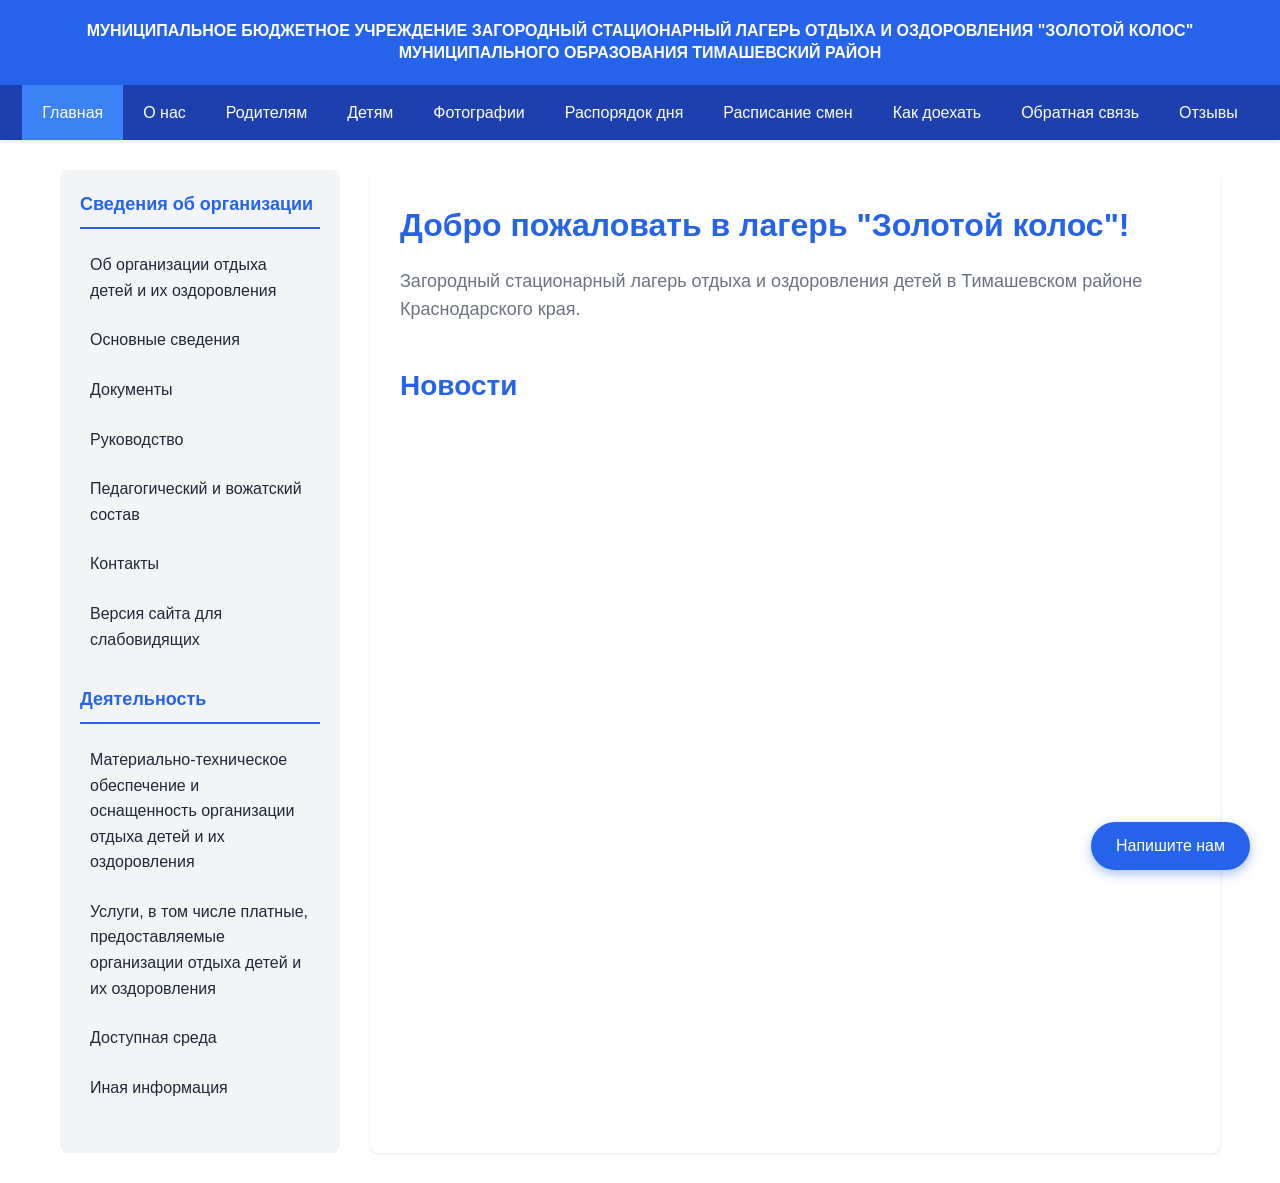
<file: index.html>
<!DOCTYPE html>
<html lang="ru">
<head>
    <meta charset="UTF-8">
    <meta name="viewport" content="width=device-width, initial-scale=1.0">
    <title>МБУ ЗСЛОО "Золотой колос"</title>
    <link rel="stylesheet" href="styles.css">
</head>
<body>
    <!-- Панель версии для слабовидящих -->
    <div id="accessibility-panel" class="accessibility-panel">
        <div class="accessibility-controls">
            <span>Размер шрифта:</span>
            <button onclick="changeFontSize('decrease')">A-</button>
            <button onclick="changeFontSize('increase')">A+</button>
            
            <span>Цвета сайта:</span>
            <button onclick="changeTheme('white')" class="theme-btn white">Ц</button>
            <button onclick="changeTheme('black')" class="theme-btn black">Ц</button>
            <button onclick="changeTheme('blue')" class="theme-btn blue">Ц</button>
            <button onclick="changeTheme('beige')" class="theme-btn beige">Ц</button>
            <button onclick="changeTheme('green')" class="theme-btn green">Ц</button>
            
            <span>Изображения:</span>
            <button onclick="toggleImages('show')">🖼️</button>
            <button onclick="toggleImages('hide')">⊘</button>
            <button onclick="toggleImages('bw')">◐</button>
            
            <span>Синтез речи:</span>
            <button onclick="toggleSpeech('on')">🔊</button>
            <button onclick="toggleSpeech('off')">🔇</button>
            
            <button onclick="toggleAccessibility()">⚙️</button>
            <button onclick="resetSettings()">Обычная версия сайта</button>
            <button onclick="toggleAccessibilityPanel()">−</button>
        </div>
    </div>

    <!-- Заголовок организации -->
    <div class="organization-title">
        МУНИЦИПАЛЬНОЕ БЮДЖЕТНОЕ УЧРЕЖДЕНИЕ ЗАГОРОДНЫЙ СТАЦИОНАРНЫЙ ЛАГЕРЬ ОТДЫХА И ОЗДОРОВЛЕНИЯ "ЗОЛОТОЙ КОЛОС" МУНИЦИПАЛЬНОГО ОБРАЗОВАНИЯ ТИМАШЕВСКИЙ РАЙОН
    </div>

    <!-- Навигация -->
    <nav class="main-nav">
        <button class="hamburger" onclick="toggleMenu()">
            <span class="hamburger-icon">
                <span></span>
                <span></span>
                <span></span>
            </span>
            Меню
        </button>
        <div class="nav-links">
            <a href="index.html" class="active">Главная</a>
            <a href="about.html">О нас</a>
            <a href="parents.html">Родителям</a>
            <a href="children.html">Детям</a>
            <a href="photos.html">Фотографии</a>
            <a href="schedule.html">Распорядок дня</a>
            <a href="shifts.html">Расписание смен</a>
            <a href="location.html">Как доехать</a>
            <a href="feedback.html">Обратная связь</a>
            <a href="reviews.html">Отзывы</a>
        </div>
    </nav>

    <div class="container">
        <!-- Боковая панель -->
        <aside class="sidebar">
            <h3>Сведения об организации</h3>
            <ul>
                <li><a href="about.html">Об организации отдыха детей и их оздоровления</a></li>
                <li><a href="about.html#osnovnye">Основные сведения</a></li>
                <li><a href="about.html#dokumenty">Документы</a></li>
                <li><a href="about.html#rukovodstvo">Руководство</a></li>
                <li><a href="staff.html">Педагогический и вожатский состав</a></li>
                <li><a href="contacts.html">Контакты</a></li>
                <li><a href="#" onclick="toggleAccessibilityPanel(); return false;">Версия сайта для слабовидящих</a></li>
            </ul>
            
            <h3>Деятельность</h3>
            <ul>
                <li><a href="about.html#materialno">Материально-техническое обеспечение и оснащенность организации отдыха детей и их оздоровления</a></li>
                <li><a href="about.html#uslugi">Услуги, в том числе платные, предоставляемые организации отдыха детей и их оздоровления</a></li>
                <li><a href="about.html#dostupnaya">Доступная среда</a></li>
                <li><a href="about.html#inaya">Иная информация</a></li>
            </ul>
        </aside>

        <!-- Основной контент -->
        <main class="main-content">
            <section class="welcome">
                <h1>Добро пожаловать в лагерь "Золотой колос"!</h1>
                <p>Загородный стационарный лагерь отдыха и оздоровления детей в Тимашевском районе Краснодарского края.</p>
            </section>

            <section class="news">
                <h2>Новости</h2>
                <div id="vk_groups"></div>
            </section>
        </main>
    </div>

    <!-- Кнопка "Напишите нам" -->
    <button class="chat-button" onclick="openChat()">Напишите нам</button>

    <!-- Chatra -->
    <script>
        (function(d, w, c) {
            w.ChatraID = 'zolotoj-kolos.ru';
            var s = d.createElement('script');
            w[c] = w[c] || function() {
                (w[c].q = w[c].q || []).push(arguments);
            };
            s.async = true;
            s.src = 'https://call.chatra.io/chatra.js';
            if (d.head) d.head.appendChild(s);
        })(document, window, 'Chatra');
    </script>

    <!-- VK Widget -->
    <script type="text/javascript" src="https://vk.com/js/api/openapi.js?169"></script>
    <script type="text/javascript">
        VK.Widgets.Group("vk_groups", {mode: 4, wide: 1, width: "auto", height: "600", color1: 'FFFFFF', color2: '000000', color3: '5181B8'}, 211788143);
    </script>

    <script src="script.js"></script>
</body>
</html>
</file>
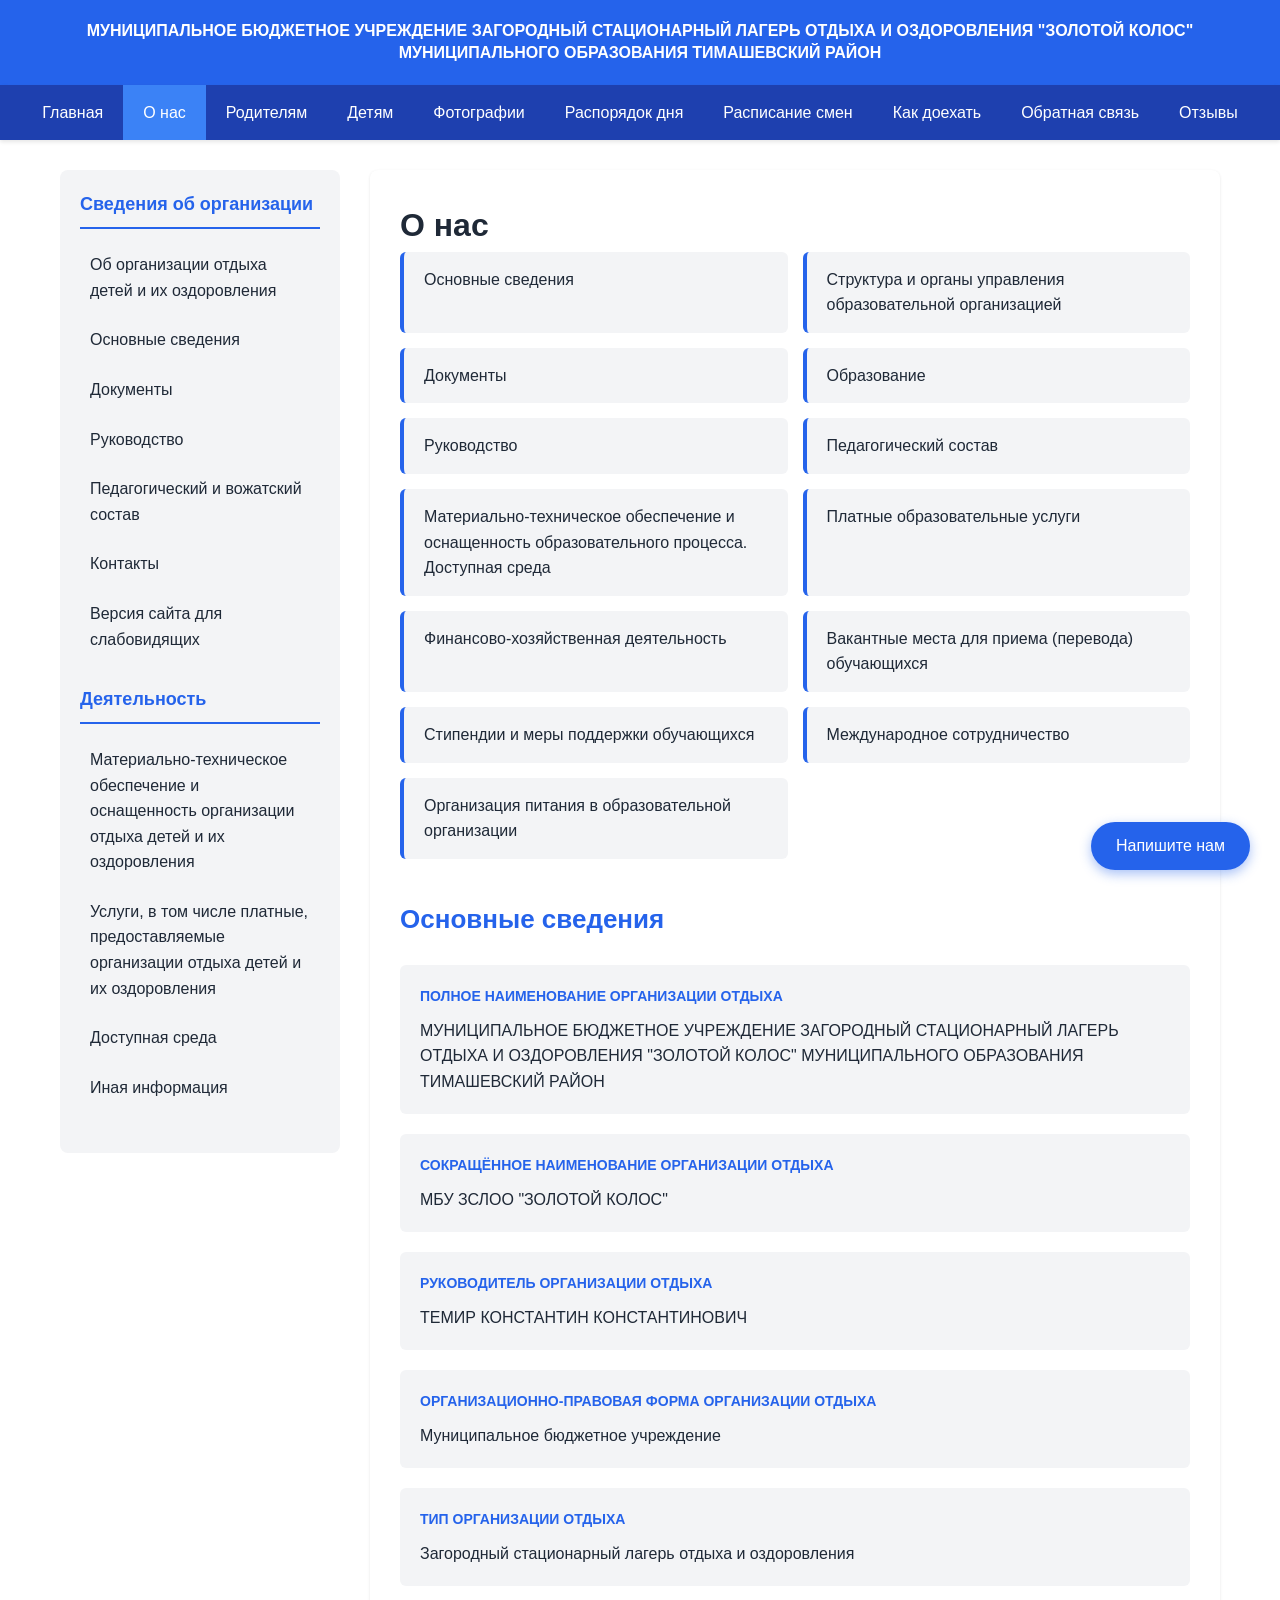
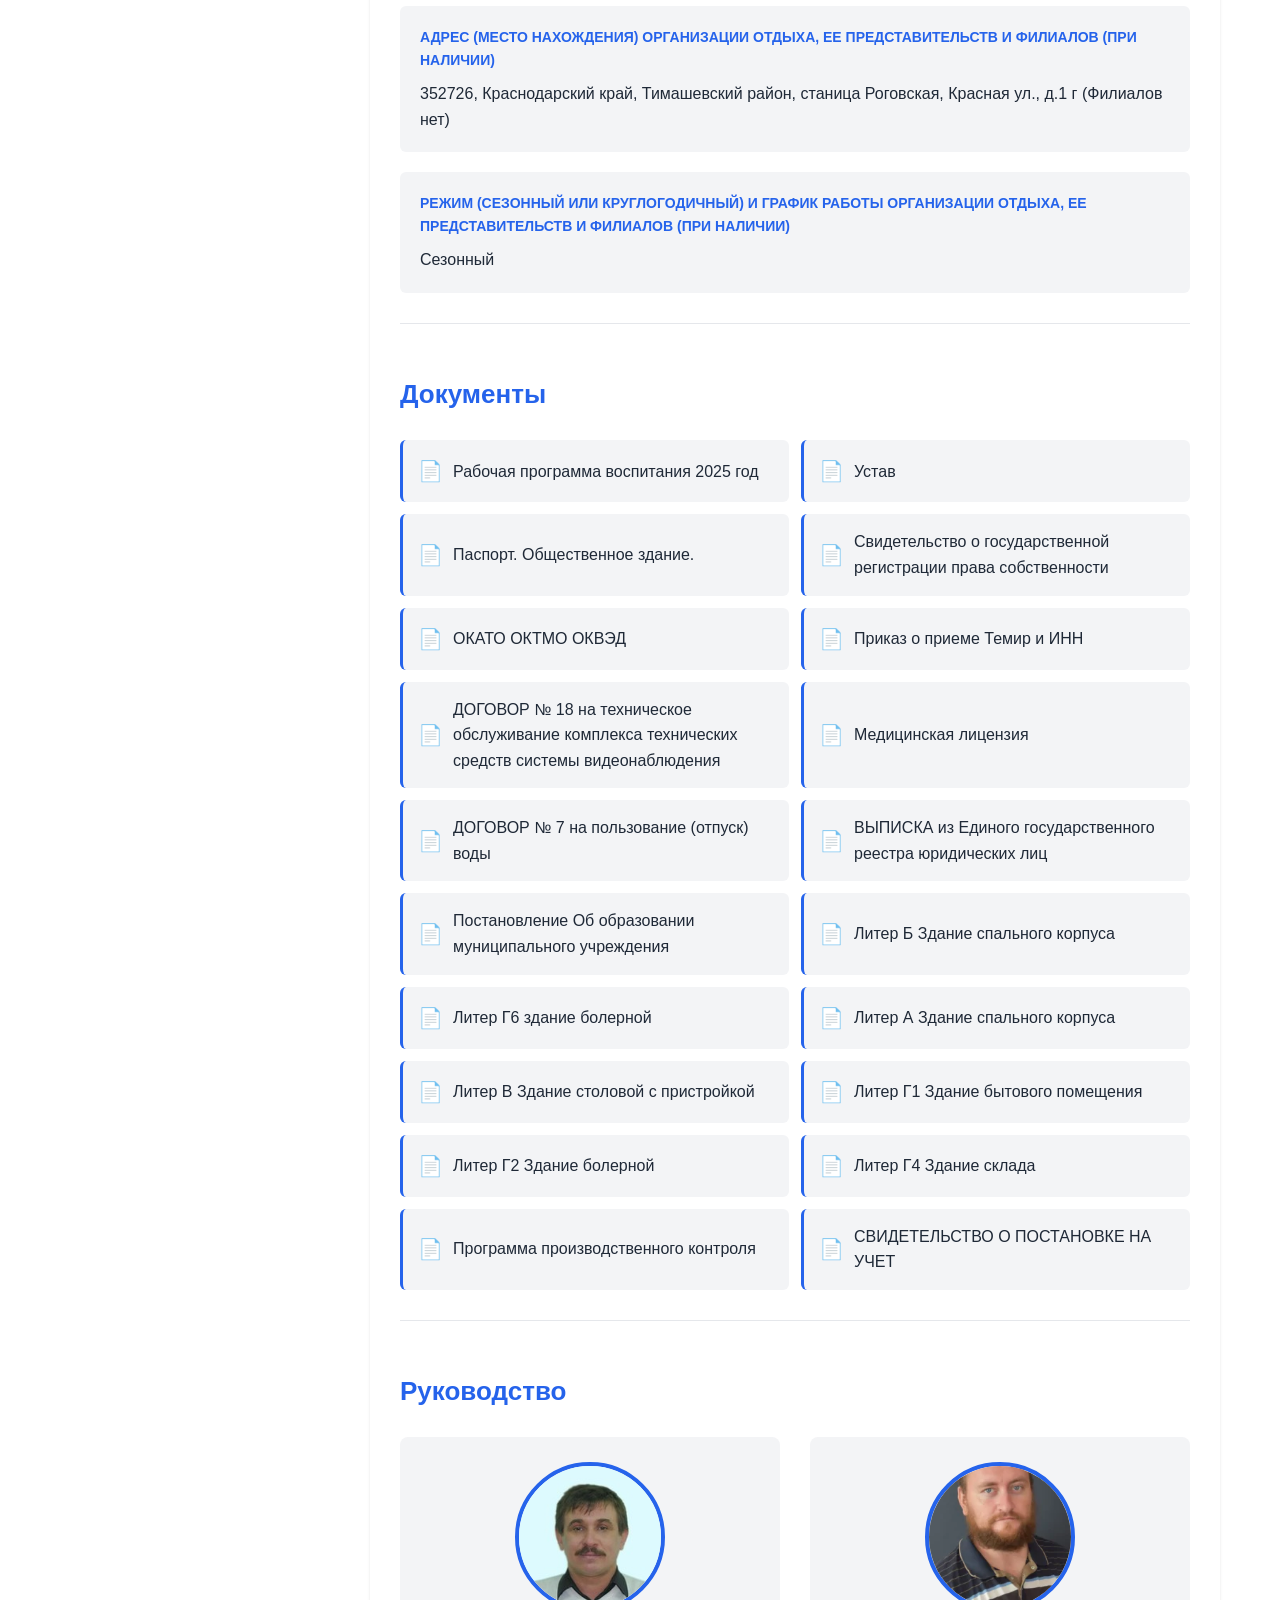
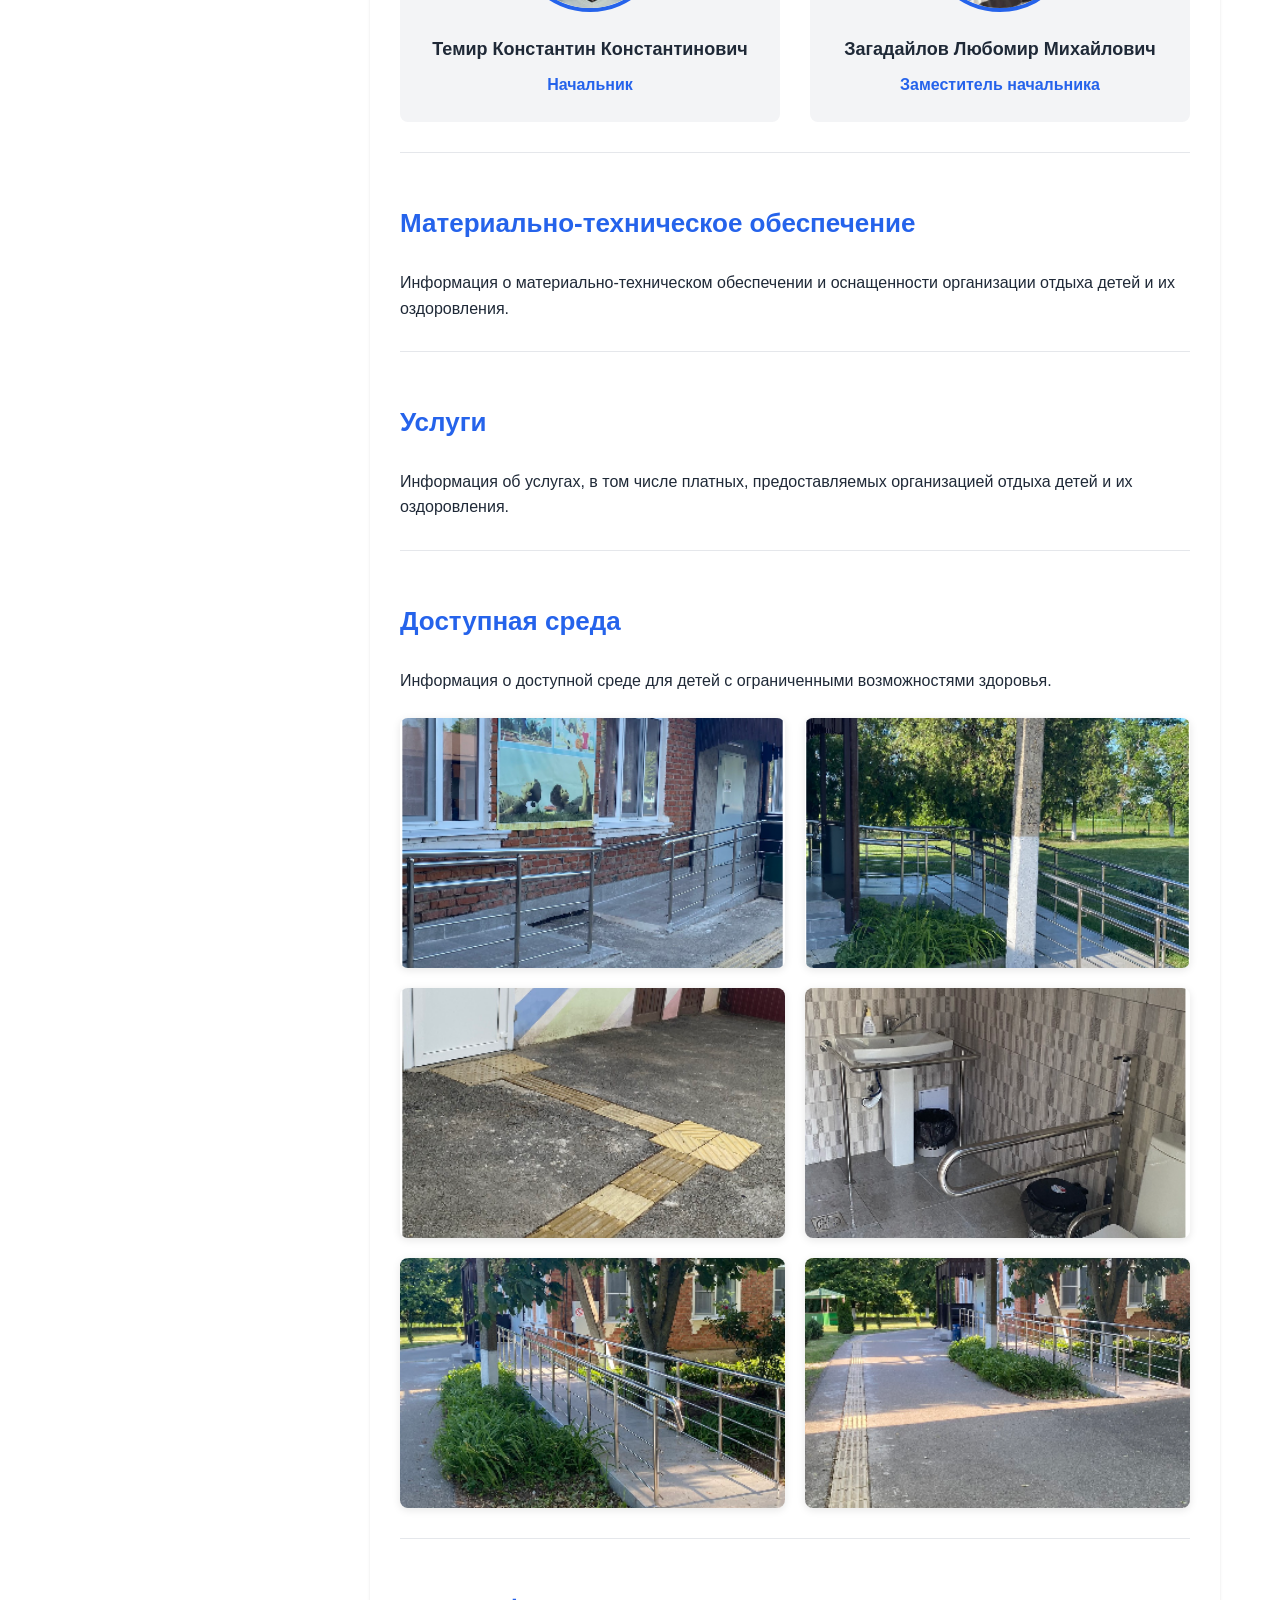
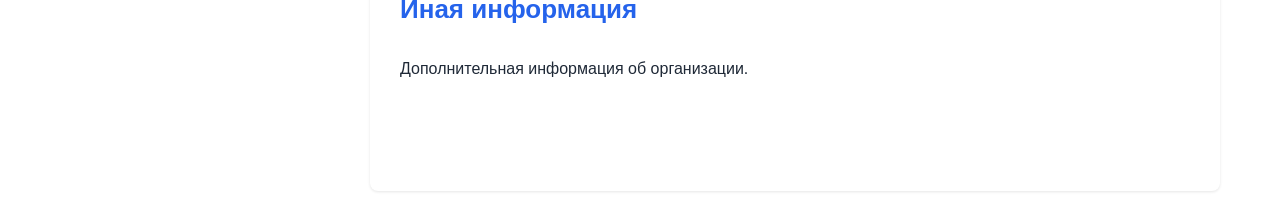
<file: about.html>
<!DOCTYPE html>
<html lang="ru">
<head>
    <meta charset="UTF-8">
    <meta name="viewport" content="width=device-width, initial-scale=1.0">
    <title>О нас - МБУ ЗСЛОО "Золотой колос"</title>
    <link rel="stylesheet" href="styles.css">
    <link rel="stylesheet" href="about.css">
</head>
<body>
    <div id="accessibility-panel" class="accessibility-panel">
        <div class="accessibility-controls">
            <span>Размер шрифта:</span>
            <button onclick="changeFontSize('decrease')">A-</button>
            <button onclick="changeFontSize('increase')">A+</button>
            <span>Цвета сайта:</span>
            <button onclick="changeTheme('white')" class="theme-btn white">Ц</button>
            <button onclick="changeTheme('black')" class="theme-btn black">Ц</button>
            <button onclick="changeTheme('blue')" class="theme-btn blue">Ц</button>
            <button onclick="changeTheme('beige')" class="theme-btn beige">Ц</button>
            <button onclick="changeTheme('green')" class="theme-btn green">Ц</button>
            <span>Изображения:</span>
            <button onclick="toggleImages('show')">🖼️</button>
            <button onclick="toggleImages('hide')">⊘</button>
            <button onclick="toggleImages('bw')">◐</button>
            <span>Синтез речи:</span>
            <button onclick="toggleSpeech('on')">🔊</button>
            <button onclick="toggleSpeech('off')">🔇</button>
            <button onclick="toggleAccessibility()">⚙️</button>
            <button onclick="resetSettings()">Обычная версия сайта</button>
            <button onclick="toggleAccessibilityPanel()">−</button>
        </div>
    </div>

    <div class="organization-title">
        МУНИЦИПАЛЬНОЕ БЮДЖЕТНОЕ УЧРЕЖДЕНИЕ ЗАГОРОДНЫЙ СТАЦИОНАРНЫЙ ЛАГЕРЬ ОТДЫХА И ОЗДОРОВЛЕНИЯ "ЗОЛОТОЙ КОЛОС" МУНИЦИПАЛЬНОГО ОБРАЗОВАНИЯ ТИМАШЕВСКИЙ РАЙОН
    </div>

    <nav class="main-nav">
        <button class="hamburger" onclick="toggleMenu()">
            <span class="hamburger-icon">
                <span></span>
                <span></span>
                <span></span>
            </span>
            Меню
        </button>
        <div class="nav-links">
            <a href="index.html">Главная</a>
            <a href="about.html" class="active">О нас</a>
            <a href="parents.html">Родителям</a>
            <a href="children.html">Детям</a>
            <a href="photos.html">Фотографии</a>
            <a href="schedule.html">Распорядок дня</a>
            <a href="shifts.html">Расписание смен</a>
            <a href="location.html">Как доехать</a>
            <a href="feedback.html">Обратная связь</a>
            <a href="reviews.html">Отзывы</a>
        </div>
    </nav>

    <div class="container">
        <aside class="sidebar">
            <h3>Сведения об организации</h3>
            <ul>
                <li><a href="about.html">Об организации отдыха детей и их оздоровления</a></li>
                <li><a href="about.html#osnovnye">Основные сведения</a></li>
                <li><a href="about.html#dokumenty">Документы</a></li>
                <li><a href="about.html#rukovodstvo">Руководство</a></li>
                <li><a href="staff.html">Педагогический и вожатский состав</a></li>
                <li><a href="contacts.html">Контакты</a></li>
                <li><a href="#" onclick="toggleAccessibilityPanel(); return false;">Версия сайта для слабовидящих</a></li>
            </ul>
            <h3>Деятельность</h3>
            <ul>
                <li><a href="about.html#materialno">Материально-техническое обеспечение и оснащенность организации отдыха детей и их оздоровления</a></li>
                <li><a href="about.html#uslugi">Услуги, в том числе платные, предоставляемые организации отдыха детей и их оздоровления</a></li>
                <li><a href="about.html#dostupnaya">Доступная среда</a></li>
                <li><a href="about.html#inaya">Иная информация</a></li>
            </ul>
        </aside>

        <main class="main-content">
            <h1>О нас</h1>
            
            <div class="about-menu">
                <a href="#osnovnye" class="menu-item">Основные сведения</a>
                <a href="about.html" class="menu-item">Структура и органы управления образовательной организацией</a>
                <a href="#dokumenty" class="menu-item">Документы</a>
                <a href="about.html" class="menu-item">Образование</a>
                <a href="#rukovodstvo" class="menu-item">Руководство</a>
                <a href="staff.html" class="menu-item">Педагогический состав</a>
                <a href="#materialno" class="menu-item">Материально-техническое обеспечение и оснащенность образовательного процесса. Доступная среда</a>
                <a href="about.html" class="menu-item">Платные образовательные услуги</a>
                <a href="about.html" class="menu-item">Финансово-хозяйственная деятельность</a>
                <a href="about.html" class="menu-item">Вакантные места для приема (перевода) обучающихся</a>
                <a href="about.html" class="menu-item">Стипендии и меры поддержки обучающихся</a>
                <a href="about.html" class="menu-item">Международное сотрудничество</a>
                <a href="about.html" class="menu-item">Организация питания в образовательной организации</a>
            </div>

            <section id="osnovnye" class="section">
                <h2>Основные сведения</h2>
                <div class="info-block">
                    <div class="info-item">
                        <strong>ПОЛНОЕ НАИМЕНОВАНИЕ ОРГАНИЗАЦИИ ОТДЫХА</strong>
                        <p>МУНИЦИПАЛЬНОЕ БЮДЖЕТНОЕ УЧРЕЖДЕНИЕ ЗАГОРОДНЫЙ СТАЦИОНАРНЫЙ ЛАГЕРЬ ОТДЫХА И ОЗДОРОВЛЕНИЯ "ЗОЛОТОЙ КОЛОС" МУНИЦИПАЛЬНОГО ОБРАЗОВАНИЯ ТИМАШЕВСКИЙ РАЙОН</p>
                    </div>
                    <div class="info-item">
                        <strong>СОКРАЩЁННОЕ НАИМЕНОВАНИЕ ОРГАНИЗАЦИИ ОТДЫХА</strong>
                        <p>МБУ ЗСЛОО "ЗОЛОТОЙ КОЛОС"</p>
                    </div>
                    <div class="info-item">
                        <strong>РУКОВОДИТЕЛЬ ОРГАНИЗАЦИИ ОТДЫХА</strong>
                        <p>ТЕМИР КОНСТАНТИН КОНСТАНТИНОВИЧ</p>
                    </div>
                    <div class="info-item">
                        <strong>ОРГАНИЗАЦИОННО-ПРАВОВАЯ ФОРМА ОРГАНИЗАЦИИ ОТДЫХА</strong>
                        <p>Муниципальное бюджетное учреждение</p>
                    </div>
                    <div class="info-item">
                        <strong>ТИП ОРГАНИЗАЦИИ ОТДЫХА</strong>
                        <p>Загородный стационарный лагерь отдыха и оздоровления</p>
                    </div>
                    <div class="info-item">
                        <strong>АДРЕС (МЕСТО НАХОЖДЕНИЯ) ОРГАНИЗАЦИИ ОТДЫХА, ЕЕ ПРЕДСТАВИТЕЛЬСТВ И ФИЛИАЛОВ (ПРИ НАЛИЧИИ)</strong>
                        <p>352726, Краснодарский край, Тимашевский район, станица Роговская, Красная ул., д.1 г (Филиалов нет)</p>
                    </div>
                    <div class="info-item">
                        <strong>РЕЖИМ (СЕЗОННЫЙ ИЛИ КРУГЛОГОДИЧНЫЙ) И ГРАФИК РАБОТЫ ОРГАНИЗАЦИИ ОТДЫХА, ЕЕ ПРЕДСТАВИТЕЛЬСТВ И ФИЛИАЛОВ (ПРИ НАЛИЧИИ)</strong>
                        <p>Сезонный</p>
                    </div>
                </div>
            </section>

            <section id="dokumenty" class="section">
                <h2>Документы</h2>
                <div class="documents-grid">
                    <a href="https://zolotoj-kolos.ru/wp-content/uploads/2025/05/rabochaya-programma-vospitaniya.pdf" class="doc-link" target="_blank">Рабочая программа воспитания 2025 год</a>
                    <a href="about.html#dokumenty" class="doc-link">Устав</a>
                    <a href="https://zolotoj-kolos.ru/wp-content/uploads/2025/08/pasport.obshhestvennoe-zdanie.pdf" class="doc-link" target="_blank">Паспорт. Общественное здание.</a>
                    <a href="https://zolotoj-kolos.ru/wp-content/uploads/2023/07/%D0%A1%D0%B2-%D0%B2%D0%B0-%D0%BE-%D0%BF%D1%80%D0%B0%D0%B2%D0%B5-%D1%81%D0%BE%D0%B1-%D1%82%D0%B8.pdf" class="doc-link" target="_blank">Свидетельство о государственной регистрации права собственности</a>
                    <a href="https://zolotoj-kolos.ru/wp-content/uploads/2023/07/%D0%9E%D0%9A%D0%90%D0%A2%D0%9E-%D0%9E%D0%9A%D0%A2%D0%9C%D0%9E-%D0%9E%D0%9A%D0%92%D0%AD%D0%94.pdf" class="doc-link" target="_blank">ОКАТО ОКТМО ОКВЭД</a>
                    <a href="https://zolotoj-kolos.ru/wp-content/uploads/2023/07/%D0%9F%D1%80%D0%B8%D0%BA%D0%B0%D0%B7-%D0%BE-%D0%BF%D1%80%D0%B8%D0%B5%D0%BC%D0%B5-%D0%A2%D0%B5%D0%BC%D0%B8%D1%80-%D0%B8-%D0%98%D0%9D%D0%9D.pdf" class="doc-link" target="_blank">Приказ о приеме Темир и ИНН</a>
                    <a href="about.html#dokumenty" class="doc-link">ДОГОВОР № 18 на техническое обслуживание комплекса технических средств системы видеонаблюдения</a>
                    <a href="https://zolotoj-kolos.ru/wp-content/uploads/2023/07/%D0%9C%D0%B5%D0%B4.%D0%BB%D0%B8%D1%86%D0%B5%D0%BD%D0%B7%D0%B8%D1%8F.pdf" class="doc-link" target="_blank">Медицинская лицензия</a>
                    <a href="about.html#dokumenty" class="doc-link">ДОГОВОР № 7 на пользование (отпуск) воды</a>
                    <a href="about.html#dokumenty" class="doc-link">ВЫПИСКА из Единого государственного реестра юридических лиц</a>
                    <a href="about.html#dokumenty" class="doc-link">Постановление Об образовании муниципального учреждения</a>
                    <a href="https://zolotoj-kolos.ru/wp-content/uploads/2023/07/%D0%9B%D0%B8%D1%82%D0%B5%D1%80-%D0%91-%D0%97%D0%B4%D0%B0%D0%BD%D0%B8%D0%B5-%D1%81%D0%BF%D0%B0%D0%BB%D1%8C%D0%BD%D0%BE%D0%B3%D0%BE-%D0%BA%D0%BE%D1%80%D0%BF%D1%83%D1%81%D0%B0.pdf" class="doc-link" target="_blank">Литер Б Здание спального корпуса</a>
                    <a href="https://zolotoj-kolos.ru/wp-content/uploads/2023/07/%D0%9B%D0%B8%D1%82%D0%B5%D1%80-%D0%936-%D0%B7%D0%B4%D0%B0%D0%BD%D0%B8%D0%B5-%D0%B1%D0%BE%D0%BB%D0%B5%D1%80%D0%BD%D0%BE%D0%B9.pdf" class="doc-link" target="_blank">Литер Г6 здание болерной</a>
                    <a href="about.html#dokumenty" class="doc-link">Литер А Здание спального корпуса</a>
                    <a href="about.html#dokumenty" class="doc-link">Литер В Здание столовой с пристройкой</a>
                    <a href="https://zolotoj-kolos.ru/wp-content/uploads/2023/07/%D0%9B%D0%B8%D1%82%D0%B5%D1%80-%D0%931-%D0%97%D0%B4%D0%B0%D0%BD%D0%B8%D0%B5-%D0%B1%D1%8B%D1%82%D0%BE%D0%B2%D0%BE%D0%B3%D0%BE-%D0%BF%D0%BE%D0%BC%D0%B5%D1%89%D0%B5%D0%BD%D0%B8%D1%8F.pdf" class="doc-link" target="_blank">Литер Г1 Здание бытового помещения</a>
                    <a href="https://zolotoj-kolos.ru/wp-content/uploads/2023/07/%D0%9B%D0%B8%D1%82%D0%B5%D1%80-%D0%932-%D0%97%D0%B4%D0%B0%D0%BD%D0%B8%D0%B5-%D0%B1%D0%BE%D0%BB%D0%B5%D1%80%D0%BD%D0%BE%D0%B9.pdf" class="doc-link" target="_blank">Литер Г2 Здание болерной</a>
                    <a href="https://zolotoj-kolos.ru/wp-content/uploads/2023/07/%D0%9B%D0%B8%D1%82%D0%B5%D1%80-%D0%934-%D0%97%D0%B4%D0%B0%D0%BD%D0%B8%D0%B5-%D1%81%D0%BA%D0%BB%D0%B0%D0%B4%D0%B0.pdf" class="doc-link" target="_blank">Литер Г4 Здание склада</a>
                    <a href="about.html#dokumenty" class="doc-link">Программа производственного контроля</a>
                    <a href="about.html#dokumenty" class="doc-link">СВИДЕТЕЛЬСТВО О ПОСТАНОВКЕ НА УЧЕТ</a>
                </div>
            </section>

            <section id="rukovodstvo" class="section">
                <h2>Руководство</h2>
                <div class="staff-grid">
                    <div class="staff-card">
                        <img src="images/temir.jpeg" alt="Темир Константин Константинович">
                        <h3>Темир Константин Константинович</h3>
                        <p class="position">Начальник</p>
                    </div>
                    <div class="staff-card">
                        <img src="images/lubomir.webp" alt="Загадайлов Любомир Михайлович">
                        <h3>Загадайлов Любомир Михайлович</h3>
                        <p class="position">Заместитель начальника</p>
                    </div>
                </div>
            </section>

            <section id="materialno" class="section">
                <h2>Материально-техническое обеспечение</h2>
                <p>Информация о материально-техническом обеспечении и оснащенности организации отдыха детей и их оздоровления.</p>
            </section>

            <section id="uslugi" class="section">
                <h2>Услуги</h2>
                <p>Информация об услугах, в том числе платных, предоставляемых организацией отдыха детей и их оздоровления.</p>
            </section>

            <section id="dostupnaya" class="section">
                <h2>Доступная среда</h2>
                <p>Информация о доступной среде для детей с ограниченными возможностями здоровья.</p>
                <div class="photo-gallery">
                    <img src="images/photo1.png" alt="Доступная среда - фото 1">
                    <img src="images/photo2.png" alt="Доступная среда - фото 2">
                    <img src="images/photo3.png" alt="Доступная среда - фото 3">
                    <img src="images/photo4.png" alt="Доступная среда - фото 4">
                    <img src="images/photo5.png" alt="Доступная среда - фото 5">
                    <img src="images/photo6.png" alt="Доступная среда - фото 6">
                </div>
            </section>

            <section id="inaya" class="section">
                <h2>Иная информация</h2>
                <p>Дополнительная информация об организации.</p>
            </section>
        </main>
    </div>

    <button class="chat-button" onclick="openChat()">Напишите нам</button>

    <script>
        (function(d, w, c) {
            w.ChatraID = 'zolotoj-kolos.ru';
            var s = d.createElement('script');
            w[c] = w[c] || function() {
                (w[c].q = w[c].q || []).push(arguments);
            };
            s.async = true;
            s.src = 'https://call.chatra.io/chatra.js';
            if (d.head) d.head.appendChild(s);
        })(document, window, 'Chatra');
    </script>

    <script src="script.js"></script>
</body>
</html>
</file>
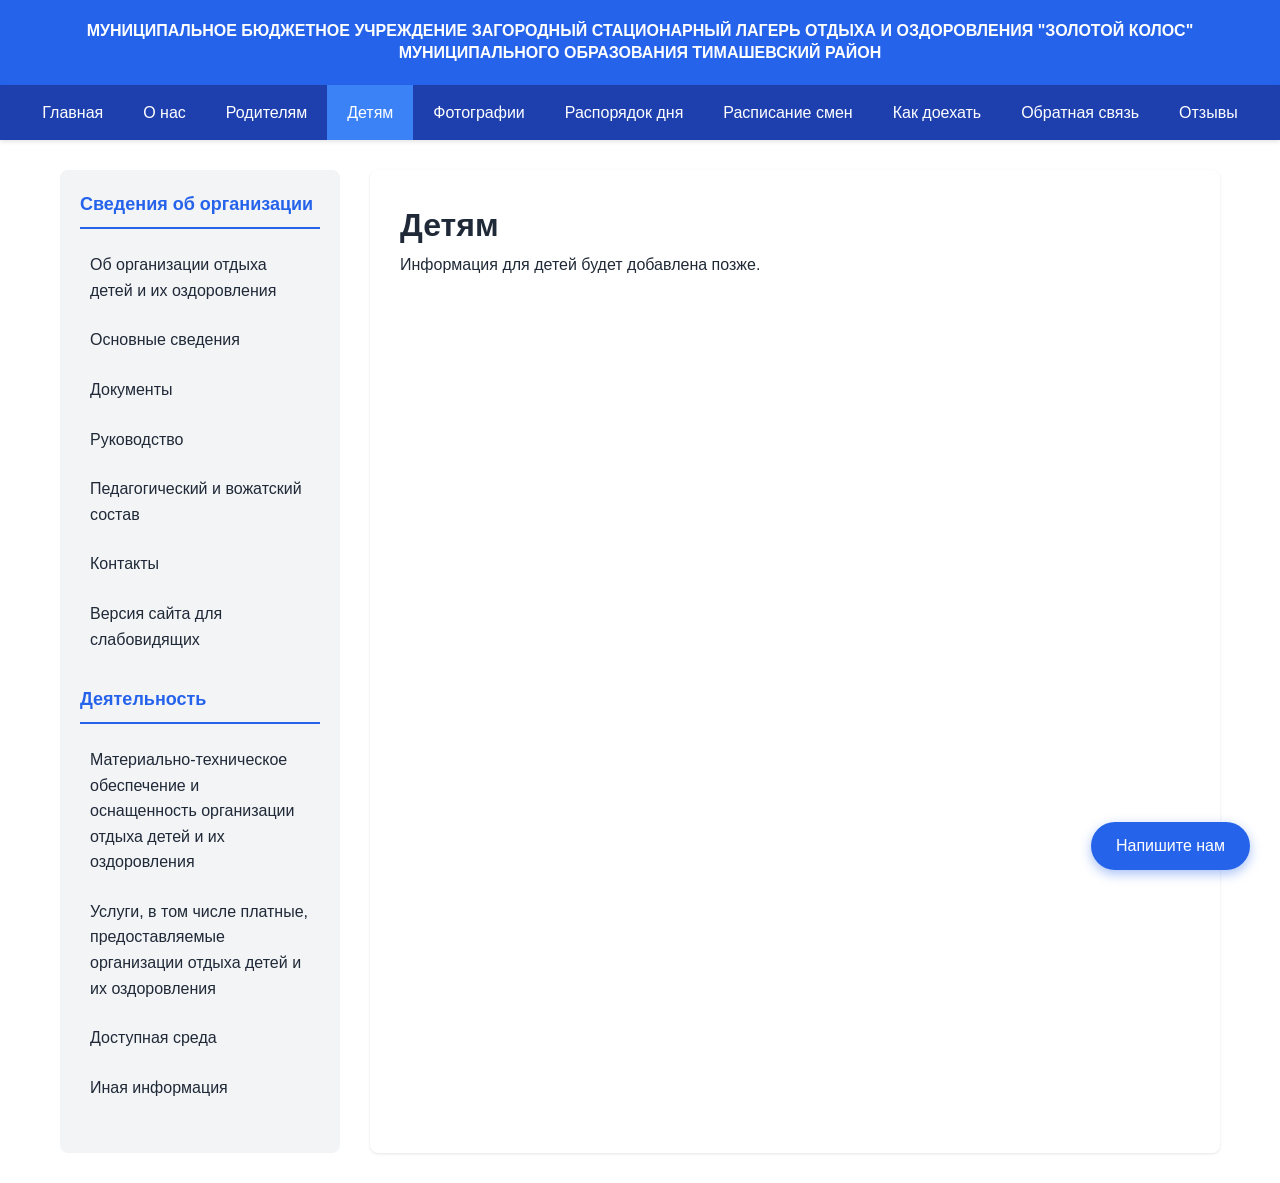
<file: children.html>
<!DOCTYPE html>
<html lang="ru">
<head>
    <meta charset="UTF-8">
    <meta name="viewport" content="width=device-width, initial-scale=1.0">
    <title>Детям - МБУ ЗСЛОО "Золотой колос"</title>
    <link rel="stylesheet" href="styles.css">
</head>
<body>
    <div id="accessibility-panel" class="accessibility-panel">
        <div class="accessibility-controls">
            <span>Размер шрифта:</span>
            <button onclick="changeFontSize('decrease')">A-</button>
            <button onclick="changeFontSize('increase')">A+</button>
            <span>Цвета сайта:</span>
            <button onclick="changeTheme('white')" class="theme-btn white">Ц</button>
            <button onclick="changeTheme('black')" class="theme-btn black">Ц</button>
            <button onclick="changeTheme('blue')" class="theme-btn blue">Ц</button>
            <button onclick="changeTheme('beige')" class="theme-btn beige">Ц</button>
            <button onclick="changeTheme('green')" class="theme-btn green">Ц</button>
            <span>Изображения:</span>
            <button onclick="toggleImages('show')">🖼️</button>
            <button onclick="toggleImages('hide')">⊘</button>
            <button onclick="toggleImages('bw')">◐</button>
            <span>Синтез речи:</span>
            <button onclick="toggleSpeech('on')">🔊</button>
            <button onclick="toggleSpeech('off')">🔇</button>
            <button onclick="toggleAccessibility()">⚙️</button>
            <button onclick="resetSettings()">Обычная версия сайта</button>
            <button onclick="toggleAccessibilityPanel()">−</button>
        </div>
    </div>

    <div class="organization-title">
        МУНИЦИПАЛЬНОЕ БЮДЖЕТНОЕ УЧРЕЖДЕНИЕ ЗАГОРОДНЫЙ СТАЦИОНАРНЫЙ ЛАГЕРЬ ОТДЫХА И ОЗДОРОВЛЕНИЯ "ЗОЛОТОЙ КОЛОС" МУНИЦИПАЛЬНОГО ОБРАЗОВАНИЯ ТИМАШЕВСКИЙ РАЙОН
    </div>

    <nav class="main-nav">
        <button class="hamburger" onclick="toggleMenu()">
            <span class="hamburger-icon">
                <span></span>
                <span></span>
                <span></span>
            </span>
            Меню
        </button>
        <div class="nav-links">
            <a href="index.html">Главная</a>
            <a href="about.html">О нас</a>
            <a href="parents.html">Родителям</a>
            <a href="children.html" class="active">Детям</a>
            <a href="photos.html">Фотографии</a>
            <a href="schedule.html">Распорядок дня</a>
            <a href="shifts.html">Расписание смен</a>
            <a href="location.html">Как доехать</a>
            <a href="feedback.html">Обратная связь</a>
            <a href="reviews.html">Отзывы</a>
        </div>
    </nav>

    <div class="container">
        <aside class="sidebar">
            <h3>Сведения об организации</h3>
            <ul>
                <li><a href="about.html">Об организации отдыха детей и их оздоровления</a></li>
                <li><a href="about.html#osnovnye">Основные сведения</a></li>
                <li><a href="about.html#dokumenty">Документы</a></li>
                <li><a href="about.html#rukovodstvo">Руководство</a></li>
                <li><a href="staff.html">Педагогический и вожатский состав</a></li>
                <li><a href="contacts.html">Контакты</a></li>
                <li><a href="#" onclick="toggleAccessibilityPanel(); return false;">Версия сайта для слабовидящих</a></li>
            </ul>
            <h3>Деятельность</h3>
            <ul>
                <li><a href="about.html#materialno">Материально-техническое обеспечение и оснащенность организации отдыха детей и их оздоровления</a></li>
                <li><a href="about.html#uslugi">Услуги, в том числе платные, предоставляемые организации отдыха детей и их оздоровления</a></li>
                <li><a href="about.html#dostupnaya">Доступная среда</a></li>
                <li><a href="about.html#inaya">Иная информация</a></li>
            </ul>
        </aside>

        <main class="main-content">
            <h1>Детям</h1>
            <p>Информация для детей будет добавлена позже.</p>
        </main>
    </div>

    <button class="chat-button" onclick="openChat()">Напишите нам</button>

    <script>
        (function(d, w, c) {
            w.ChatraID = 'zolotoj-kolos.ru';
            var s = d.createElement('script');
            w[c] = w[c] || function() {
                (w[c].q = w[c].q || []).push(arguments);
            };
            s.async = true;
            s.src = 'https://call.chatra.io/chatra.js';
            if (d.head) d.head.appendChild(s);
        })(document, window, 'Chatra');
    </script>

    <script src="script.js"></script>
</body>
</html>
</file>
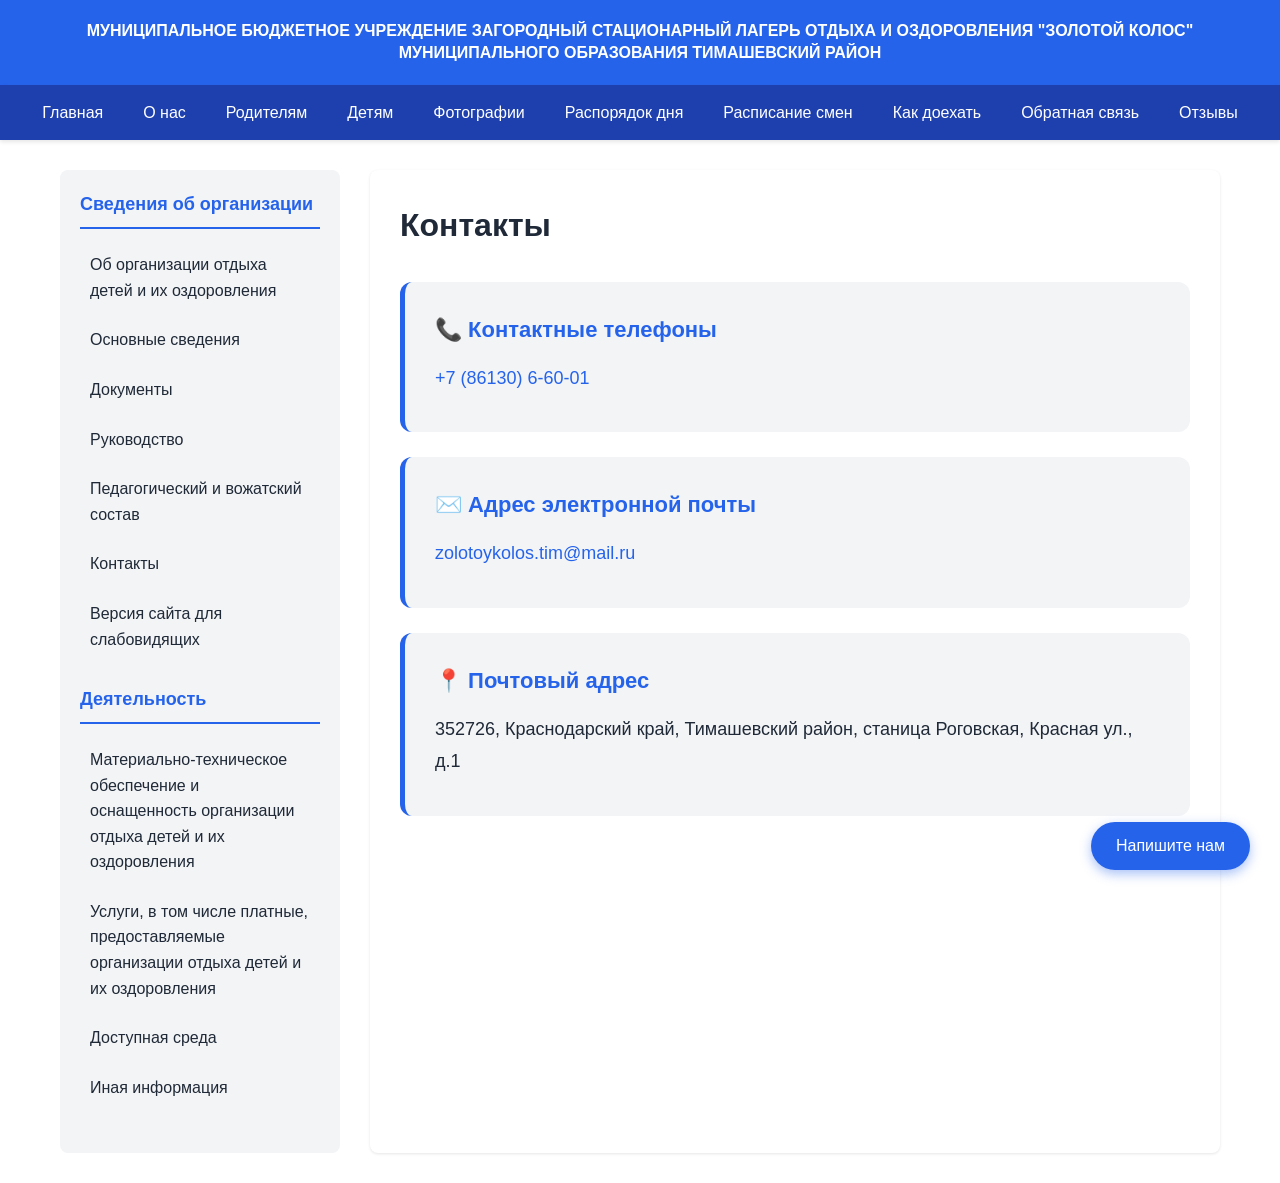
<file: contacts.html>
<!DOCTYPE html>
<html lang="ru">
<head>
    <meta charset="UTF-8">
    <meta name="viewport" content="width=device-width, initial-scale=1.0">
    <title>Контакты - МБУ ЗСЛОО "Золотой колос"</title>
    <link rel="stylesheet" href="styles.css">
    <style>
        .contacts-grid {
            display: grid;
            gap: 25px;
            margin-top: 30px;
        }
        .contact-card {
            background: var(--sidebar-bg);
            padding: 30px;
            border-radius: 12px;
            border-left: 5px solid var(--primary-color);
        }
        .contact-card h2 {
            color: var(--primary-color);
            margin-bottom: 15px;
            font-size: 22px;
            display: flex;
            align-items: center;
            gap: 10px;
        }
        .contact-card p {
            font-size: 18px;
            line-height: 1.8;
            margin: 8px 0;
        }
        .contact-card a {
            color: var(--primary-color);
            text-decoration: none;
        }
        .contact-card a:hover {
            text-decoration: underline;
        }
    </style>
</head>
<body>
    <div id="accessibility-panel" class="accessibility-panel">
        <div class="accessibility-controls">
            <span>Размер шрифта:</span>
            <button onclick="changeFontSize('decrease')">A-</button>
            <button onclick="changeFontSize('increase')">A+</button>
            <span>Цвета сайта:</span>
            <button onclick="changeTheme('white')" class="theme-btn white">Ц</button>
            <button onclick="changeTheme('black')" class="theme-btn black">Ц</button>
            <button onclick="changeTheme('blue')" class="theme-btn blue">Ц</button>
            <button onclick="changeTheme('beige')" class="theme-btn beige">Ц</button>
            <button onclick="changeTheme('green')" class="theme-btn green">Ц</button>
            <span>Изображения:</span>
            <button onclick="toggleImages('show')">🖼️</button>
            <button onclick="toggleImages('hide')">⊘</button>
            <button onclick="toggleImages('bw')">◐</button>
            <span>Синтез речи:</span>
            <button onclick="toggleSpeech('on')">🔊</button>
            <button onclick="toggleSpeech('off')">🔇</button>
            <button onclick="toggleAccessibility()">⚙️</button>
            <button onclick="resetSettings()">Обычная версия сайта</button>
            <button onclick="toggleAccessibilityPanel()">−</button>
        </div>
    </div>

    <div class="organization-title">
        МУНИЦИПАЛЬНОЕ БЮДЖЕТНОЕ УЧРЕЖДЕНИЕ ЗАГОРОДНЫЙ СТАЦИОНАРНЫЙ ЛАГЕРЬ ОТДЫХА И ОЗДОРОВЛЕНИЯ "ЗОЛОТОЙ КОЛОС" МУНИЦИПАЛЬНОГО ОБРАЗОВАНИЯ ТИМАШЕВСКИЙ РАЙОН
    </div>

    <nav class="main-nav">
        <button class="hamburger" onclick="toggleMenu()">
            <span class="hamburger-icon">
                <span></span>
                <span></span>
                <span></span>
            </span>
            Меню
        </button>
        <div class="nav-links">
            <a href="index.html">Главная</a>
            <a href="about.html">О нас</a>
            <a href="parents.html">Родителям</a>
            <a href="children.html">Детям</a>
            <a href="photos.html">Фотографии</a>
            <a href="schedule.html">Распорядок дня</a>
            <a href="shifts.html">Расписание смен</a>
            <a href="location.html">Как доехать</a>
            <a href="feedback.html">Обратная связь</a>
            <a href="reviews.html">Отзывы</a>
        </div>
    </nav>

    <div class="container">
        <aside class="sidebar">
            <h3>Сведения об организации</h3>
            <ul>
                <li><a href="about.html">Об организации отдыха детей и их оздоровления</a></li>
                <li><a href="about.html#osnovnye">Основные сведения</a></li>
                <li><a href="about.html#dokumenty">Документы</a></li>
                <li><a href="about.html#rukovodstvo">Руководство</a></li>
                <li><a href="staff.html">Педагогический и вожатский состав</a></li>
                <li><a href="contacts.html">Контакты</a></li>
                <li><a href="#" onclick="toggleAccessibilityPanel(); return false;">Версия сайта для слабовидящих</a></li>
            </ul>
            <h3>Деятельность</h3>
            <ul>
                <li><a href="about.html#materialno">Материально-техническое обеспечение и оснащенность организации отдыха детей и их оздоровления</a></li>
                <li><a href="about.html#uslugi">Услуги, в том числе платные, предоставляемые организации отдыха детей и их оздоровления</a></li>
                <li><a href="about.html#dostupnaya">Доступная среда</a></li>
                <li><a href="about.html#inaya">Иная информация</a></li>
            </ul>
        </aside>

        <main class="main-content">
            <h1>Контакты</h1>
            
            <div class="contacts-grid">
                <div class="contact-card">
                    <h2>📞 Контактные телефоны</h2>
                    <p><a href="tel:+78613066001">+7 (86130) 6-60-01</a></p>
                </div>

                <div class="contact-card">
                    <h2>✉️ Адрес электронной почты</h2>
                    <p><a href="mailto:zolotoykolos.tim@mail.ru">zolotoykolos.tim@mail.ru</a></p>
                </div>

                <div class="contact-card">
                    <h2>📍 Почтовый адрес</h2>
                    <p>352726, Краснодарский край, Тимашевский район, станица Роговская, Красная ул., д.1</p>
                </div>
            </div>
        </main>
    </div>

    <button class="chat-button" onclick="openChat()">Напишите нам</button>

    <script>
        (function(d, w, c) {
            w.ChatraID = 'zolotoj-kolos.ru';
            var s = d.createElement('script');
            w[c] = w[c] || function() {
                (w[c].q = w[c].q || []).push(arguments);
            };
            s.async = true;
            s.src = 'https://call.chatra.io/chatra.js';
            if (d.head) d.head.appendChild(s);
        })(document, window, 'Chatra');
    </script>

    <script src="script.js"></script>
</body>
</html>
</file>
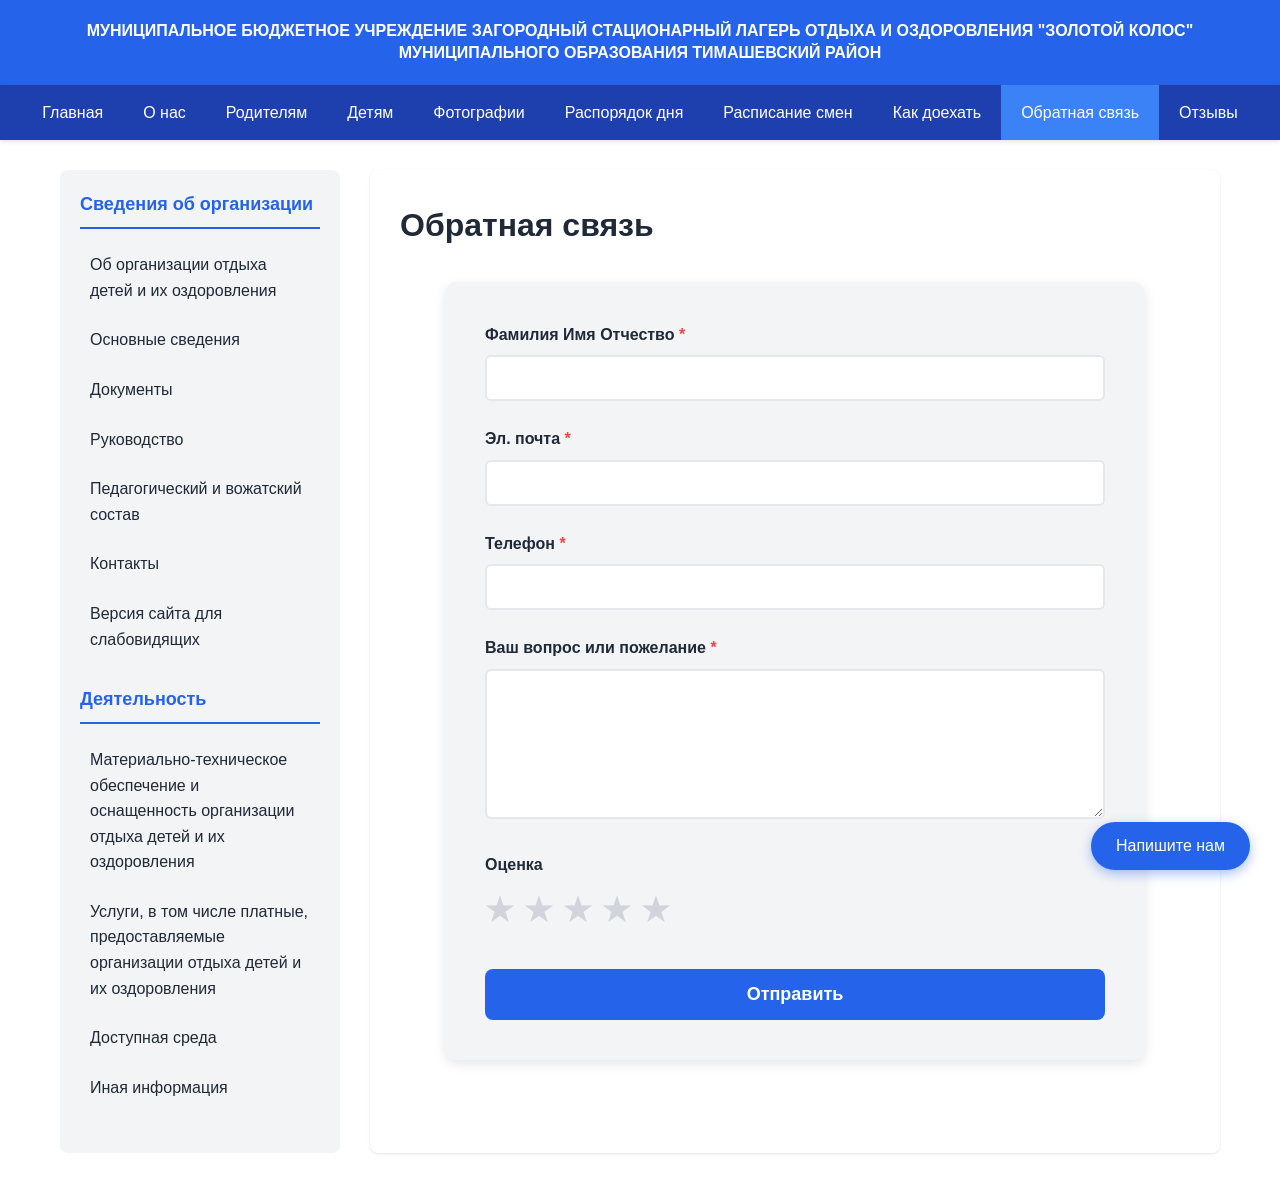
<file: feedback.html>
<!DOCTYPE html>
<html lang="ru">
<head>
    <meta charset="UTF-8">
    <meta name="viewport" content="width=device-width, initial-scale=1.0">
    <title>Обратная связь - МБУ ЗСЛОО "Золотой колос"</title>
    <link rel="stylesheet" href="styles.css">
    <style>
        .feedback-form {
            max-width: 700px;
            margin: 30px auto;
            background: var(--sidebar-bg);
            padding: 40px;
            border-radius: 12px;
            box-shadow: 0 4px 12px rgba(0,0,0,0.1);
        }
        .form-group {
            margin-bottom: 25px;
        }
        .form-group label {
            display: block;
            margin-bottom: 8px;
            font-weight: 600;
            color: var(--text-color);
        }
        .form-group label.required::after {
            content: " *";
            color: #ef4444;
        }
        .form-group input,
        .form-group textarea {
            width: 100%;
            padding: 12px 15px;
            border: 2px solid var(--border-color);
            border-radius: 6px;
            font-size: 16px;
            font-family: inherit;
            transition: border-color 0.3s;
        }
        .form-group input:focus,
        .form-group textarea:focus {
            outline: none;
            border-color: var(--primary-color);
        }
        .form-group textarea {
            min-height: 150px;
            resize: vertical;
        }
        .rating {
            display: flex;
            flex-direction: row-reverse;
            justify-content: flex-end;
            gap: 10px;
            font-size: 32px;
        }
        .rating input {
            display: none;
        }
        .rating label {
            cursor: pointer;
            color: #d1d5db;
            transition: color 0.2s;
        }
        .rating input:checked ~ label,
        .rating label:hover,
        .rating label:hover ~ label {
            color: #fbbf24;
        }
        .rating:hover label {
            color: #d1d5db;
        }
        .rating label:hover,
        .rating label:hover ~ label {
            color: #fbbf24;
        }
        .submit-btn {
            background: var(--primary-color);
            color: white;
            border: none;
            padding: 15px 40px;
            font-size: 18px;
            border-radius: 8px;
            cursor: pointer;
            transition: all 0.3s;
            width: 100%;
            font-weight: 600;
        }
        .submit-btn:hover {
            background: var(--hover-color);
            transform: translateY(-2px);
            box-shadow: 0 4px 12px rgba(37, 99, 235, 0.4);
        }
    </style>
</head>
<body>
    <div id="accessibility-panel" class="accessibility-panel">
        <div class="accessibility-controls">
            <span>Размер шрифта:</span>
            <button onclick="changeFontSize('decrease')">A-</button>
            <button onclick="changeFontSize('increase')">A+</button>
            <span>Цвета сайта:</span>
            <button onclick="changeTheme('white')" class="theme-btn white">Ц</button>
            <button onclick="changeTheme('black')" class="theme-btn black">Ц</button>
            <button onclick="changeTheme('blue')" class="theme-btn blue">Ц</button>
            <button onclick="changeTheme('beige')" class="theme-btn beige">Ц</button>
            <button onclick="changeTheme('green')" class="theme-btn green">Ц</button>
            <span>Изображения:</span>
            <button onclick="toggleImages('show')">🖼️</button>
            <button onclick="toggleImages('hide')">⊘</button>
            <button onclick="toggleImages('bw')">◐</button>
            <span>Синтез речи:</span>
            <button onclick="toggleSpeech('on')">🔊</button>
            <button onclick="toggleSpeech('off')">🔇</button>
            <button onclick="toggleAccessibility()">⚙️</button>
            <button onclick="resetSettings()">Обычная версия сайта</button>
            <button onclick="toggleAccessibilityPanel()">−</button>
        </div>
    </div>

    <div class="organization-title">
        МУНИЦИПАЛЬНОЕ БЮДЖЕТНОЕ УЧРЕЖДЕНИЕ ЗАГОРОДНЫЙ СТАЦИОНАРНЫЙ ЛАГЕРЬ ОТДЫХА И ОЗДОРОВЛЕНИЯ "ЗОЛОТОЙ КОЛОС" МУНИЦИПАЛЬНОГО ОБРАЗОВАНИЯ ТИМАШЕВСКИЙ РАЙОН
    </div>

    <nav class="main-nav">
        <button class="hamburger" onclick="toggleMenu()">
            <span class="hamburger-icon">
                <span></span>
                <span></span>
                <span></span>
            </span>
            Меню
        </button>
        <div class="nav-links">
            <a href="index.html">Главная</a>
            <a href="about.html">О нас</a>
            <a href="parents.html">Родителям</a>
            <a href="children.html">Детям</a>
            <a href="photos.html">Фотографии</a>
            <a href="schedule.html">Распорядок дня</a>
            <a href="shifts.html">Расписание смен</a>
            <a href="location.html">Как доехать</a>
            <a href="feedback.html" class="active">Обратная связь</a>
            <a href="reviews.html">Отзывы</a>
        </div>
    </nav>

    <div class="container">
        <aside class="sidebar">
            <h3>Сведения об организации</h3>
            <ul>
                <li><a href="about.html">Об организации отдыха детей и их оздоровления</a></li>
                <li><a href="about.html#osnovnye">Основные сведения</a></li>
                <li><a href="about.html#dokumenty">Документы</a></li>
                <li><a href="about.html#rukovodstvo">Руководство</a></li>
                <li><a href="staff.html">Педагогический и вожатский состав</a></li>
                <li><a href="contacts.html">Контакты</a></li>
                <li><a href="#" onclick="toggleAccessibilityPanel(); return false;">Версия сайта для слабовидящих</a></li>
            </ul>
            <h3>Деятельность</h3>
            <ul>
                <li><a href="about.html#materialno">Материально-техническое обеспечение и оснащенность организации отдыха детей и их оздоровления</a></li>
                <li><a href="about.html#uslugi">Услуги, в том числе платные, предоставляемые организации отдыха детей и их оздоровления</a></li>
                <li><a href="about.html#dostupnaya">Доступная среда</a></li>
                <li><a href="about.html#inaya">Иная информация</a></li>
            </ul>
        </aside>

        <main class="main-content">
            <h1>Обратная связь</h1>
            
            <div class="feedback-form">
                <form id="feedbackForm" onsubmit="submitFeedback(event)">
                    <div class="form-group">
                        <label for="fullname" class="required">Фамилия Имя Отчество</label>
                        <input type="text" id="fullname" name="fullname" required>
                    </div>

                    <div class="form-group">
                        <label for="email" class="required">Эл. почта</label>
                        <input type="email" id="email" name="email" required>
                    </div>

                    <div class="form-group">
                        <label for="phone" class="required">Телефон</label>
                        <input type="tel" id="phone" name="phone" required>
                    </div>

                    <div class="form-group">
                        <label for="message" class="required">Ваш вопрос или пожелание</label>
                        <textarea id="message" name="message" required></textarea>
                    </div>

                    <div class="form-group">
                        <label>Оценка</label>
                        <div class="rating">
                            <input type="radio" id="star1" name="rating" value="1">
                            <label for="star1">★</label>
                            <input type="radio" id="star2" name="rating" value="2">
                            <label for="star2">★</label>
                            <input type="radio" id="star3" name="rating" value="3">
                            <label for="star3">★</label>
                            <input type="radio" id="star4" name="rating" value="4">
                            <label for="star4">★</label>
                            <input type="radio" id="star5" name="rating" value="5">
                            <label for="star5">★</label>
                        </div>
                    </div>

                    <button type="submit" class="submit-btn">Отправить</button>
                </form>
            </div>
        </main>
    </div>

    <button class="chat-button" onclick="openChat()">Напишите нам</button>

    <script>
        function submitFeedback(event) {
            event.preventDefault();
            alert('Спасибо за ваше обращение! Мы свяжемся с вами в ближайшее время.');
            document.getElementById('feedbackForm').reset();
        }

        (function(d, w, c) {
            w.ChatraID = 'zolotoj-kolos.ru';
            var s = d.createElement('script');
            w[c] = w[c] || function() {
                (w[c].q = w[c].q || []).push(arguments);
            };
            s.async = true;
            s.src = 'https://call.chatra.io/chatra.js';
            if (d.head) d.head.appendChild(s);
        })(document, window, 'Chatra');
    </script>

    <script src="script.js"></script>
</body>
</html>
</file>
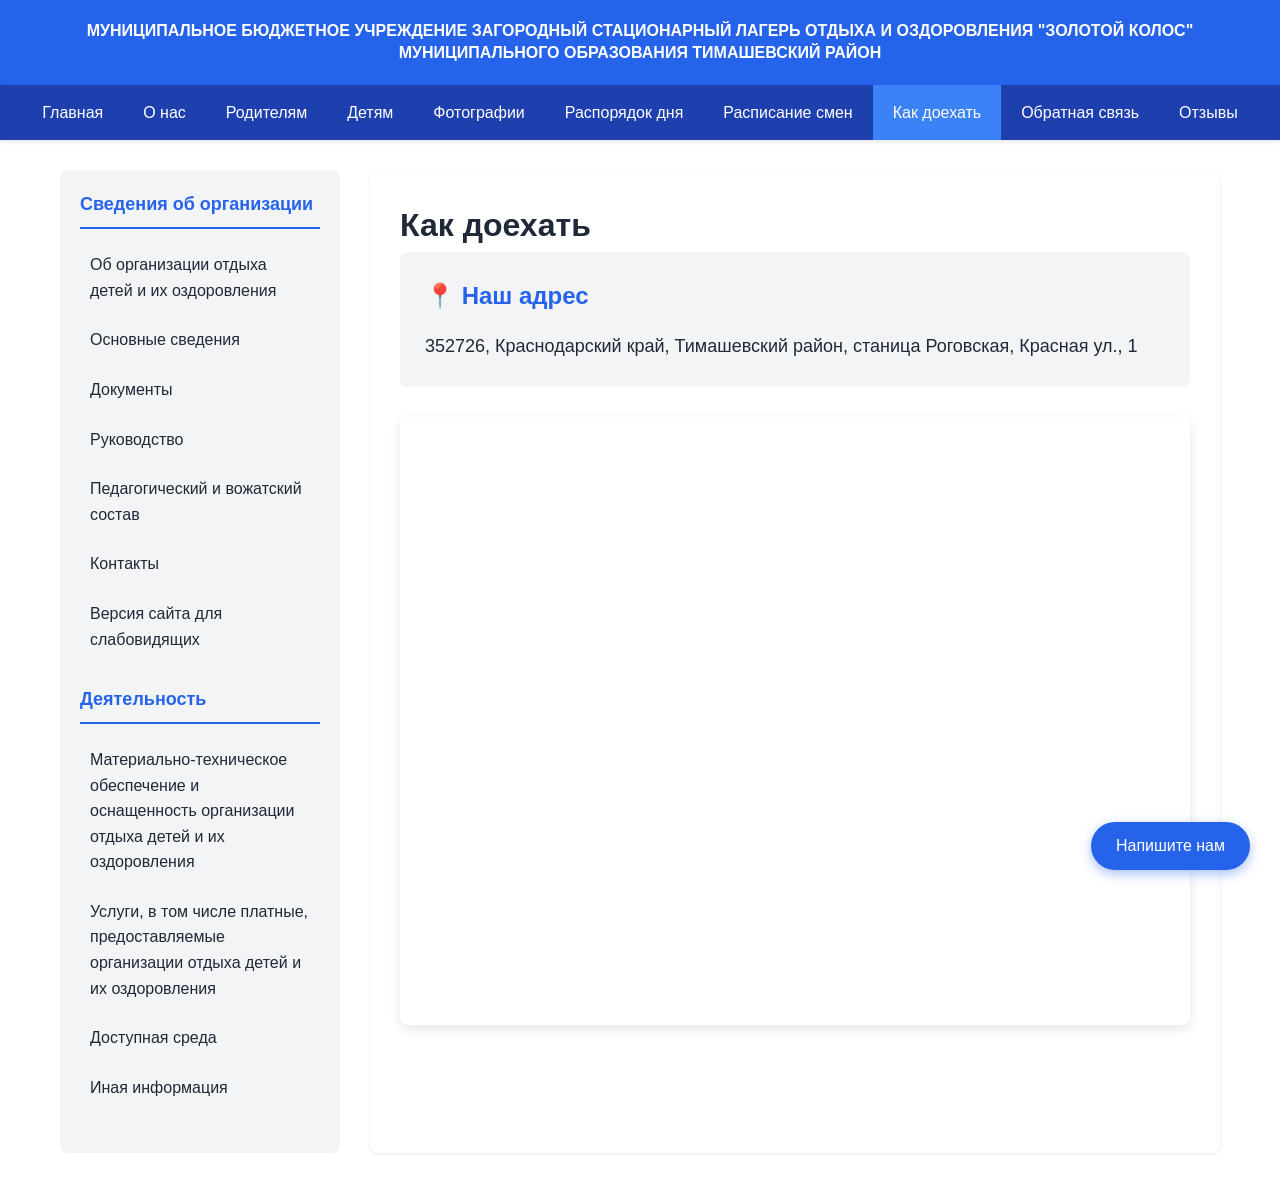
<file: location.html>
<!DOCTYPE html>
<html lang="ru">
<head>
    <meta charset="UTF-8">
    <meta name="viewport" content="width=device-width, initial-scale=1.0">
    <title>Как доехать - МБУ ЗСЛОО "Золотой колос"</title>
    <link rel="stylesheet" href="styles.css">
    <style>
        .map-container {
            margin-top: 30px;
            border-radius: 8px;
            overflow: hidden;
            box-shadow: 0 4px 12px rgba(0,0,0,0.1);
        }
        .address-info {
            background: var(--sidebar-bg);
            padding: 25px;
            border-radius: 8px;
            margin-bottom: 30px;
        }
        .address-info h2 {
            color: var(--primary-color);
            margin-bottom: 15px;
        }
        .address-info p {
            font-size: 18px;
            line-height: 1.8;
        }
    </style>
</head>
<body>
    <div id="accessibility-panel" class="accessibility-panel">
        <div class="accessibility-controls">
            <span>Размер шрифта:</span>
            <button onclick="changeFontSize('decrease')">A-</button>
            <button onclick="changeFontSize('increase')">A+</button>
            <span>Цвета сайта:</span>
            <button onclick="changeTheme('white')" class="theme-btn white">Ц</button>
            <button onclick="changeTheme('black')" class="theme-btn black">Ц</button>
            <button onclick="changeTheme('blue')" class="theme-btn blue">Ц</button>
            <button onclick="changeTheme('beige')" class="theme-btn beige">Ц</button>
            <button onclick="changeTheme('green')" class="theme-btn green">Ц</button>
            <span>Изображения:</span>
            <button onclick="toggleImages('show')">🖼️</button>
            <button onclick="toggleImages('hide')">⊘</button>
            <button onclick="toggleImages('bw')">◐</button>
            <span>Синтез речи:</span>
            <button onclick="toggleSpeech('on')">🔊</button>
            <button onclick="toggleSpeech('off')">🔇</button>
            <button onclick="toggleAccessibility()">⚙️</button>
            <button onclick="resetSettings()">Обычная версия сайта</button>
            <button onclick="toggleAccessibilityPanel()">−</button>
        </div>
    </div>

    <div class="organization-title">
        МУНИЦИПАЛЬНОЕ БЮДЖЕТНОЕ УЧРЕЖДЕНИЕ ЗАГОРОДНЫЙ СТАЦИОНАРНЫЙ ЛАГЕРЬ ОТДЫХА И ОЗДОРОВЛЕНИЯ "ЗОЛОТОЙ КОЛОС" МУНИЦИПАЛЬНОГО ОБРАЗОВАНИЯ ТИМАШЕВСКИЙ РАЙОН
    </div>

    <nav class="main-nav">
        <button class="hamburger" onclick="toggleMenu()">
            <span class="hamburger-icon">
                <span></span>
                <span></span>
                <span></span>
            </span>
            Меню
        </button>
        <div class="nav-links">
            <a href="index.html">Главная</a>
            <a href="about.html">О нас</a>
            <a href="parents.html">Родителям</a>
            <a href="children.html">Детям</a>
            <a href="photos.html">Фотографии</a>
            <a href="schedule.html">Распорядок дня</a>
            <a href="shifts.html">Расписание смен</a>
            <a href="location.html" class="active">Как доехать</a>
            <a href="feedback.html">Обратная связь</a>
            <a href="reviews.html">Отзывы</a>
        </div>
    </nav>

    <div class="container">
        <aside class="sidebar">
            <h3>Сведения об организации</h3>
            <ul>
                <li><a href="about.html">Об организации отдыха детей и их оздоровления</a></li>
                <li><a href="about.html#osnovnye">Основные сведения</a></li>
                <li><a href="about.html#dokumenty">Документы</a></li>
                <li><a href="about.html#rukovodstvo">Руководство</a></li>
                <li><a href="staff.html">Педагогический и вожатский состав</a></li>
                <li><a href="contacts.html">Контакты</a></li>
                <li><a href="#" onclick="toggleAccessibilityPanel(); return false;">Версия сайта для слабовидящих</a></li>
            </ul>
            <h3>Деятельность</h3>
            <ul>
                <li><a href="about.html#materialno">Материально-техническое обеспечение и оснащенность организации отдыха детей и их оздоровления</a></li>
                <li><a href="about.html#uslugi">Услуги, в том числе платные, предоставляемые организации отдыха детей и их оздоровления</a></li>
                <li><a href="about.html#dostupnaya">Доступная среда</a></li>
                <li><a href="about.html#inaya">Иная информация</a></li>
            </ul>
        </aside>

        <main class="main-content">
            <h1>Как доехать</h1>
            
            <div class="address-info">
                <h2>📍 Наш адрес</h2>
                <p>352726, Краснодарский край, Тимашевский район, станица Роговская, Красная ул., 1</p>
            </div>

            <div class="map-container">
                <iframe src="https://yandex.ru/map-widget/v1/?um=constructor%3A7e3c5d4b2a1f9e6c8b9a0d1e2f3a4b5c&amp;source=constructor&amp;ll=39.0833%2C45.6167&amp;z=16&amp;pt=39.0833%2C45.6167" width="100%" height="600" frameborder="0"></iframe>
            </div>
        </main>
    </div>

    <button class="chat-button" onclick="openChat()">Напишите нам</button>

    <script>
        (function(d, w, c) {
            w.ChatraID = 'zolotoj-kolos.ru';
            var s = d.createElement('script');
            w[c] = w[c] || function() {
                (w[c].q = w[c].q || []).push(arguments);
            };
            s.async = true;
            s.src = 'https://call.chatra.io/chatra.js';
            if (d.head) d.head.appendChild(s);
        })(document, window, 'Chatra');
    </script>

    <script src="script.js"></script>
</body>
</html>
</file>
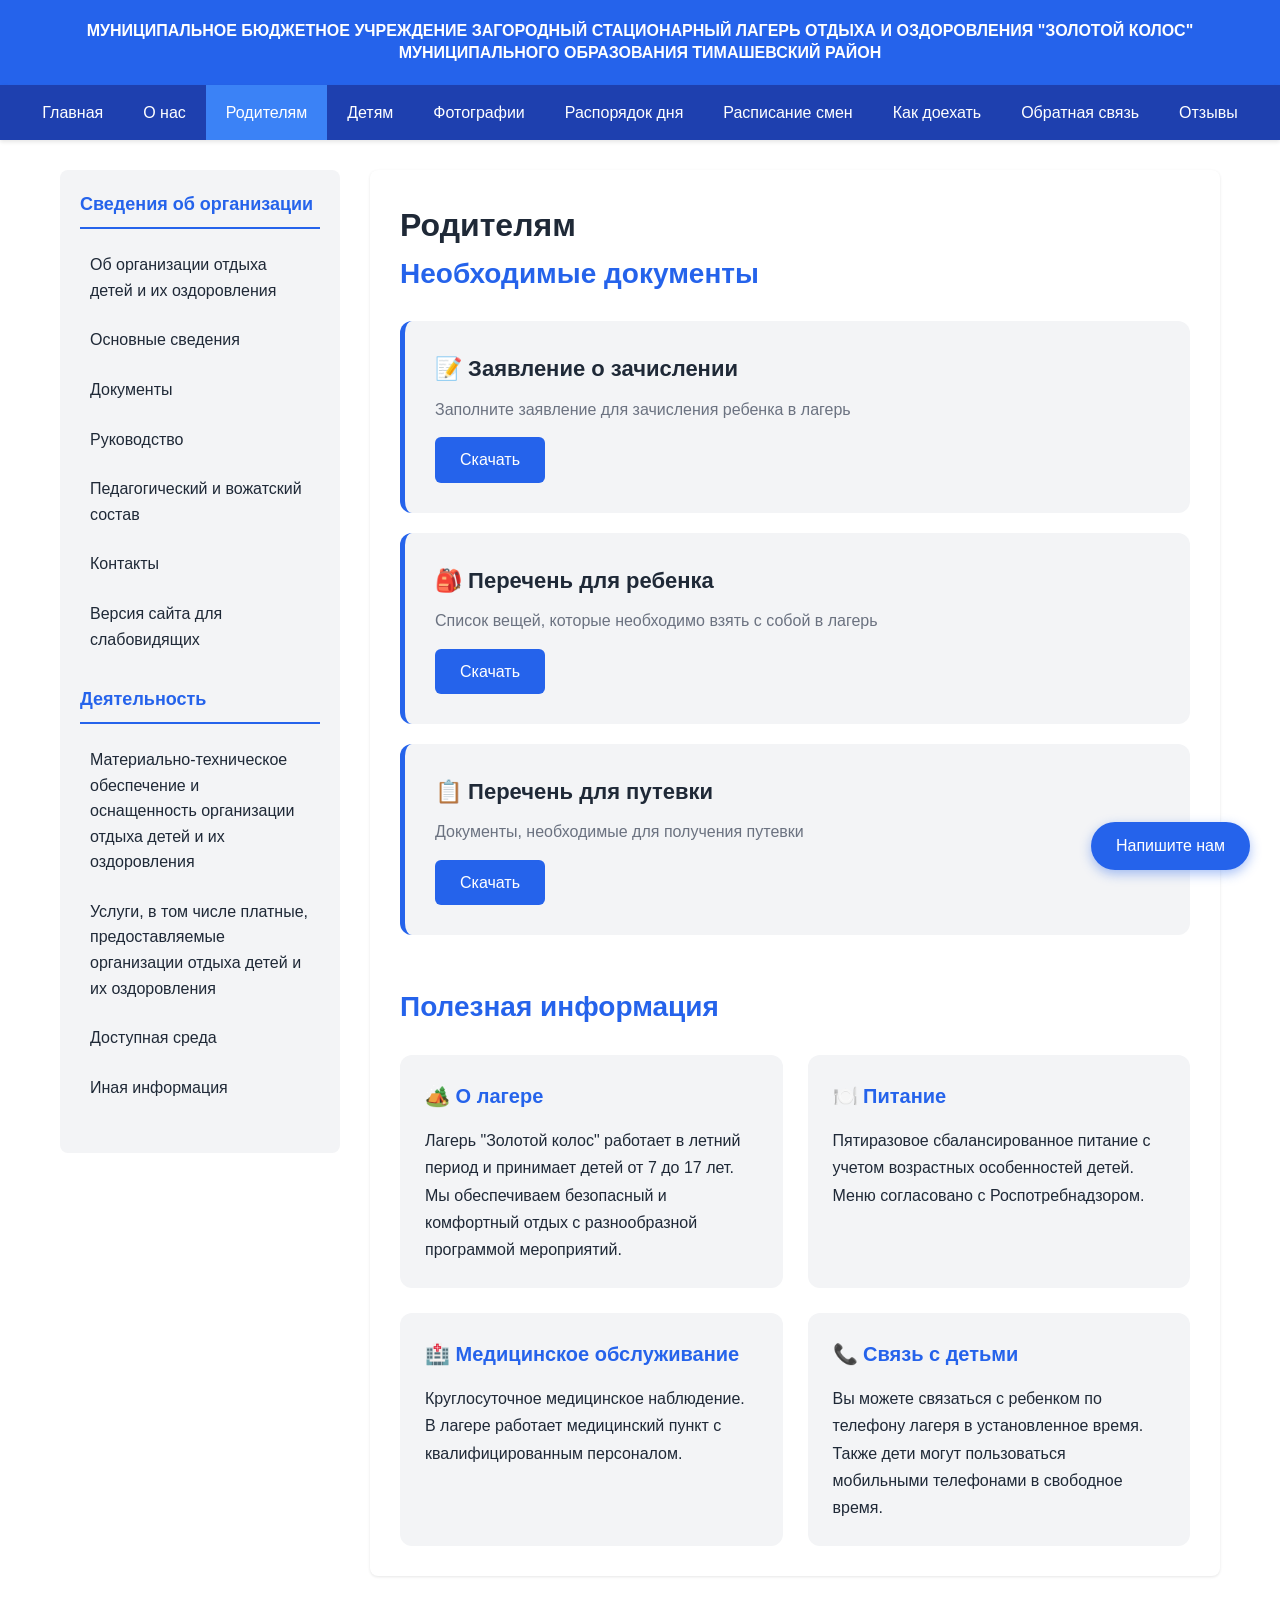
<file: parents.html>
<!DOCTYPE html>
<html lang="ru">
<head>
    <meta charset="UTF-8">
    <meta name="viewport" content="width=device-width, initial-scale=1.0">
    <title>Родителям - МБУ ЗСЛОО "Золотой колос"</title>
    <link rel="stylesheet" href="styles.css">
</head>
<body>
    <div id="accessibility-panel" class="accessibility-panel">
        <div class="accessibility-controls">
            <span>Размер шрифта:</span>
            <button onclick="changeFontSize('decrease')">A-</button>
            <button onclick="changeFontSize('increase')">A+</button>
            <span>Цвета сайта:</span>
            <button onclick="changeTheme('white')" class="theme-btn white">Ц</button>
            <button onclick="changeTheme('black')" class="theme-btn black">Ц</button>
            <button onclick="changeTheme('blue')" class="theme-btn blue">Ц</button>
            <button onclick="changeTheme('beige')" class="theme-btn beige">Ц</button>
            <button onclick="changeTheme('green')" class="theme-btn green">Ц</button>
            <span>Изображения:</span>
            <button onclick="toggleImages('show')">🖼️</button>
            <button onclick="toggleImages('hide')">⊘</button>
            <button onclick="toggleImages('bw')">◐</button>
            <span>Синтез речи:</span>
            <button onclick="toggleSpeech('on')">🔊</button>
            <button onclick="toggleSpeech('off')">🔇</button>
            <button onclick="toggleAccessibility()">⚙️</button>
            <button onclick="resetSettings()">Обычная версия сайта</button>
            <button onclick="toggleAccessibilityPanel()">−</button>
        </div>
    </div>

    <div class="organization-title">
        МУНИЦИПАЛЬНОЕ БЮДЖЕТНОЕ УЧРЕЖДЕНИЕ ЗАГОРОДНЫЙ СТАЦИОНАРНЫЙ ЛАГЕРЬ ОТДЫХА И ОЗДОРОВЛЕНИЯ "ЗОЛОТОЙ КОЛОС" МУНИЦИПАЛЬНОГО ОБРАЗОВАНИЯ ТИМАШЕВСКИЙ РАЙОН
    </div>

    <nav class="main-nav">
        <button class="hamburger" onclick="toggleMenu()">
            <span class="hamburger-icon">
                <span></span>
                <span></span>
                <span></span>
            </span>
            Меню
        </button>
        <div class="nav-links">
            <a href="index.html">Главная</a>
            <a href="about.html">О нас</a>
            <a href="parents.html" class="active">Родителям</a>
            <a href="children.html">Детям</a>
            <a href="photos.html">Фотографии</a>
            <a href="schedule.html">Распорядок дня</a>
            <a href="shifts.html">Расписание смен</a>
            <a href="location.html">Как доехать</a>
            <a href="feedback.html">Обратная связь</a>
            <a href="reviews.html">Отзывы</a>
        </div>
    </nav>

    <div class="container">
        <aside class="sidebar">
            <h3>Сведения об организации</h3>
            <ul>
                <li><a href="about.html">Об организации отдыха детей и их оздоровления</a></li>
                <li><a href="about.html#osnovnye">Основные сведения</a></li>
                <li><a href="about.html#dokumenty">Документы</a></li>
                <li><a href="about.html#rukovodstvo">Руководство</a></li>
                <li><a href="staff.html">Педагогический и вожатский состав</a></li>
                <li><a href="contacts.html">Контакты</a></li>
                <li><a href="#" onclick="toggleAccessibilityPanel(); return false;">Версия сайта для слабовидящих</a></li>
            </ul>
            <h3>Деятельность</h3>
            <ul>
                <li><a href="about.html#materialno">Материально-техническое обеспечение и оснащенность организации отдыха детей и их оздоровления</a></li>
                <li><a href="about.html#uslugi">Услуги, в том числе платные, предоставляемые организации отдыха детей и их оздоровления</a></li>
                <li><a href="about.html#dostupnaya">Доступная среда</a></li>
                <li><a href="about.html#inaya">Иная информация</a></li>
            </ul>
        </aside>

        <main class="main-content">
            <h1>Родителям</h1>
            
            <section class="documents-section">
                <h2>Необходимые документы</h2>
                
                <div class="doc-card">
                    <h3>📝 Заявление о зачислении</h3>
                    <p>Заполните заявление для зачисления ребенка в лагерь</p>
                    <a href="https://zolotoj-kolos.ru/wp-content/uploads/2023/07/%D0%B7%D0%B0%D1%8F%D0%B2%D0%BB%D0%B5%D0%BD%D0%B8%D0%B5-%D0%B7%D0%B0%D1%87%D0%B8%D1%81%D0%BB%D0%B5%D0%BD%D0%B8%D0%B5-1.pdf" class="download-btn" target="_blank">Скачать</a>
                </div>

                <div class="doc-card">
                    <h3>🎒 Перечень для ребенка</h3>
                    <p>Список вещей, которые необходимо взять с собой в лагерь</p>
                    <a href="https://zolotoj-kolos.ru/wp-content/uploads/2023/07/%D0%BF%D0%B5%D1%80%D0%B5%D1%87%D0%B5%D0%BD%D1%8C-%D0%B4%D0%BB%D1%8F-%D1%80%D0%B5%D0%B1%D0%B5%D0%BD%D0%BA%D0%B0.pdf" class="download-btn" target="_blank">Скачать</a>
                </div>

                <div class="doc-card">
                    <h3>📋 Перечень для путевки</h3>
                    <p>Документы, необходимые для получения путевки</p>
                    <a href="https://zolotoj-kolos.ru/wp-content/uploads/2023/07/%D0%9F%D0%B5%D1%80%D0%B5%D1%87%D0%B5%D0%BD%D1%8C-%D0%B4%D0%BE%D0%BA%D1%83%D0%BC%D0%B5%D0%BD%D1%82%D0%BE%D0%B2-%D0%B4%D0%BB%D1%8F-%D0%BF%D0%BE%D0%BB%D1%83%D1%87%D0%B5%D0%BD%D0%B8%D1%8F-%D0%BF%D1%83%D1%82%D0%B5%D0%B2%D0%BA%D0%B8-2020.pdf" class="download-btn" target="_blank">Скачать</a>
                </div>
            </section>

            <section class="info-section">
                <h2>Полезная информация</h2>
                <div class="info-grid">
                    <div class="info-card">
                        <h3>🏕️ О лагере</h3>
                        <p>Лагерь "Золотой колос" работает в летний период и принимает детей от 7 до 17 лет. Мы обеспечиваем безопасный и комфортный отдых с разнообразной программой мероприятий.</p>
                    </div>
                    <div class="info-card">
                        <h3>🍽️ Питание</h3>
                        <p>Пятиразовое сбалансированное питание с учетом возрастных особенностей детей. Меню согласовано с Роспотребнадзором.</p>
                    </div>
                    <div class="info-card">
                        <h3>🏥 Медицинское обслуживание</h3>
                        <p>Круглосуточное медицинское наблюдение. В лагере работает медицинский пункт с квалифицированным персоналом.</p>
                    </div>
                    <div class="info-card">
                        <h3>📞 Связь с детьми</h3>
                        <p>Вы можете связаться с ребенком по телефону лагеря в установленное время. Также дети могут пользоваться мобильными телефонами в свободное время.</p>
                    </div>
                </div>
            </section>
        </main>
    </div>

    <button class="chat-button" onclick="openChat()">Напишите нам</button>

    <script>
        (function(d, w, c) {
            w.ChatraID = 'zolotoj-kolos.ru';
            var s = d.createElement('script');
            w[c] = w[c] || function() {
                (w[c].q = w[c].q || []).push(arguments);
            };
            s.async = true;
            s.src = 'https://call.chatra.io/chatra.js';
            if (d.head) d.head.appendChild(s);
        })(document, window, 'Chatra');
    </script>

    <script src="script.js"></script>
</body>
</html>
</file>
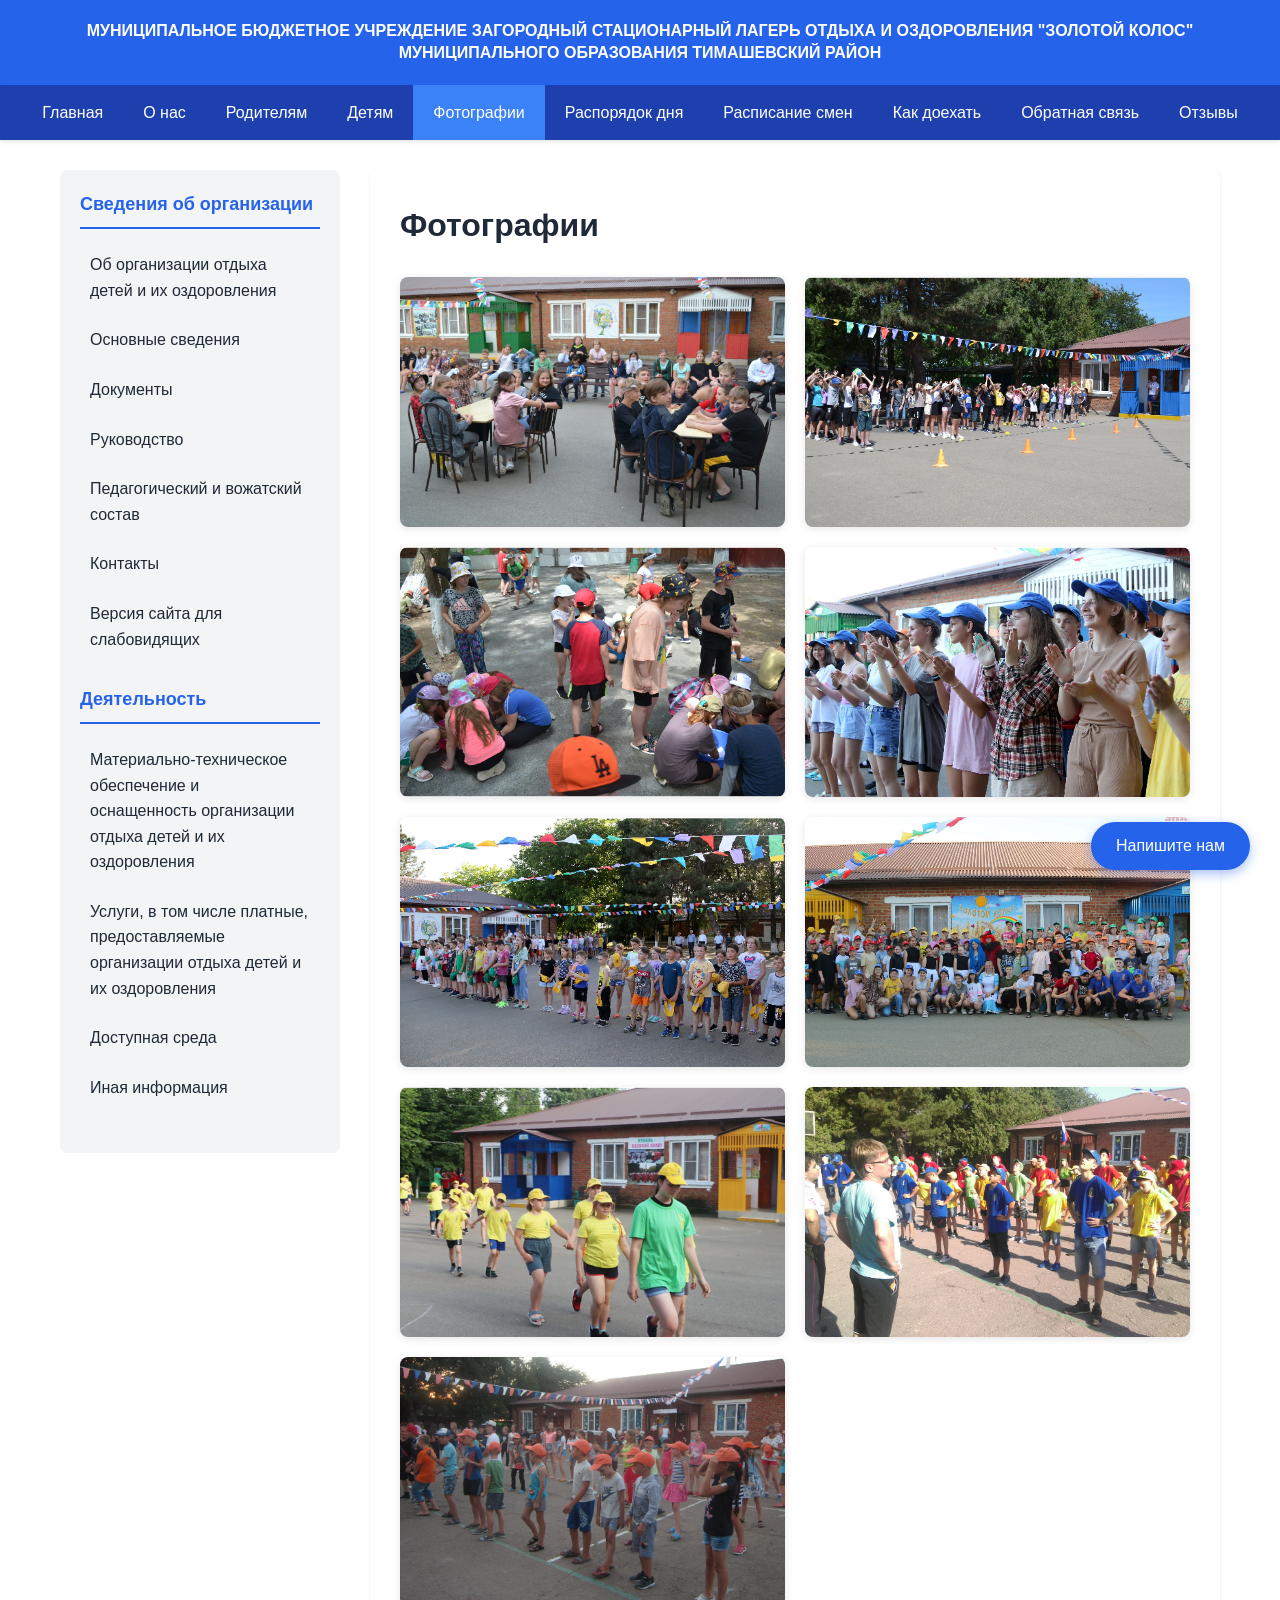
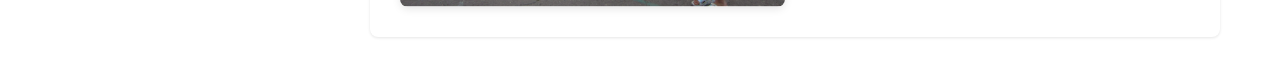
<file: photos.html>
<!DOCTYPE html>
<html lang="ru">
<head>
    <meta charset="UTF-8">
    <meta name="viewport" content="width=device-width, initial-scale=1.0">
    <title>Фотографии - МБУ ЗСЛОО "Золотой колос"</title>
    <link rel="stylesheet" href="styles.css">
    <link rel="stylesheet" href="about.css">
</head>
<body>
    <div id="accessibility-panel" class="accessibility-panel">
        <div class="accessibility-controls">
            <span>Размер шрифта:</span>
            <button onclick="changeFontSize('decrease')">A-</button>
            <button onclick="changeFontSize('increase')">A+</button>
            <span>Цвета сайта:</span>
            <button onclick="changeTheme('white')" class="theme-btn white">Ц</button>
            <button onclick="changeTheme('black')" class="theme-btn black">Ц</button>
            <button onclick="changeTheme('blue')" class="theme-btn blue">Ц</button>
            <button onclick="changeTheme('beige')" class="theme-btn beige">Ц</button>
            <button onclick="changeTheme('green')" class="theme-btn green">Ц</button>
            <span>Изображения:</span>
            <button onclick="toggleImages('show')">🖼️</button>
            <button onclick="toggleImages('hide')">⊘</button>
            <button onclick="toggleImages('bw')">◐</button>
            <span>Синтез речи:</span>
            <button onclick="toggleSpeech('on')">🔊</button>
            <button onclick="toggleSpeech('off')">🔇</button>
            <button onclick="toggleAccessibility()">⚙️</button>
            <button onclick="resetSettings()">Обычная версия сайта</button>
            <button onclick="toggleAccessibilityPanel()">−</button>
        </div>
    </div>

    <div class="organization-title">
        МУНИЦИПАЛЬНОЕ БЮДЖЕТНОЕ УЧРЕЖДЕНИЕ ЗАГОРОДНЫЙ СТАЦИОНАРНЫЙ ЛАГЕРЬ ОТДЫХА И ОЗДОРОВЛЕНИЯ "ЗОЛОТОЙ КОЛОС" МУНИЦИПАЛЬНОГО ОБРАЗОВАНИЯ ТИМАШЕВСКИЙ РАЙОН
    </div>

    <nav class="main-nav">
        <button class="hamburger" onclick="toggleMenu()">
            <span class="hamburger-icon">
                <span></span>
                <span></span>
                <span></span>
            </span>
            Меню
        </button>
        <div class="nav-links">
            <a href="index.html">Главная</a>
            <a href="about.html">О нас</a>
            <a href="parents.html">Родителям</a>
            <a href="children.html">Детям</a>
            <a href="photos.html" class="active">Фотографии</a>
            <a href="schedule.html">Распорядок дня</a>
            <a href="shifts.html">Расписание смен</a>
            <a href="location.html">Как доехать</a>
            <a href="feedback.html">Обратная связь</a>
            <a href="reviews.html">Отзывы</a>
        </div>
    </nav>

    <div class="container">
        <aside class="sidebar">
            <h3>Сведения об организации</h3>
            <ul>
                <li><a href="about.html">Об организации отдыха детей и их оздоровления</a></li>
                <li><a href="about.html#osnovnye">Основные сведения</a></li>
                <li><a href="about.html#dokumenty">Документы</a></li>
                <li><a href="about.html#rukovodstvo">Руководство</a></li>
                <li><a href="staff.html">Педагогический и вожатский состав</a></li>
                <li><a href="contacts.html">Контакты</a></li>
                <li><a href="#" onclick="toggleAccessibilityPanel(); return false;">Версия сайта для слабовидящих</a></li>
            </ul>
            <h3>Деятельность</h3>
            <ul>
                <li><a href="about.html#materialno">Материально-техническое обеспечение и оснащенность организации отдыха детей и их оздоровления</a></li>
                <li><a href="about.html#uslugi">Услуги, в том числе платные, предоставляемые организации отдыха детей и их оздоровления</a></li>
                <li><a href="about.html#dostupnaya">Доступная среда</a></li>
                <li><a href="about.html#inaya">Иная информация</a></li>
            </ul>
        </aside>

        <main class="main-content">
            <h1>Фотографии</h1>
            <div class="photo-gallery">
                <img src="images/photo7.png" alt="Фотография лагеря 1">
                <img src="images/photo8.png" alt="Фотография лагеря 2">
                <img src="images/photo9.png" alt="Фотография лагеря 3">
                <img src="images/photo10.png" alt="Фотография лагеря 4">
                <img src="images/photo11.png" alt="Фотография лагеря 5">
                <img src="images/photo12.png" alt="Фотография лагеря 6">
                <img src="images/photo13.png" alt="Фотография лагеря 7">
                <img src="images/photo14.png" alt="Фотография лагеря 8">
                <img src="images/photo15.png" alt="Фотография лагеря 9">
            </div>
        </main>
    </div>

    <button class="chat-button" onclick="openChat()">Напишите нам</button>

    <script>
        (function(d, w, c) {
            w.ChatraID = 'zolotoj-kolos.ru';
            var s = d.createElement('script');
            w[c] = w[c] || function() {
                (w[c].q = w[c].q || []).push(arguments);
            };
            s.async = true;
            s.src = 'https://call.chatra.io/chatra.js';
            if (d.head) d.head.appendChild(s);
        })(document, window, 'Chatra');
    </script>

    <script src="script.js"></script>
</body>
</html>
</file>
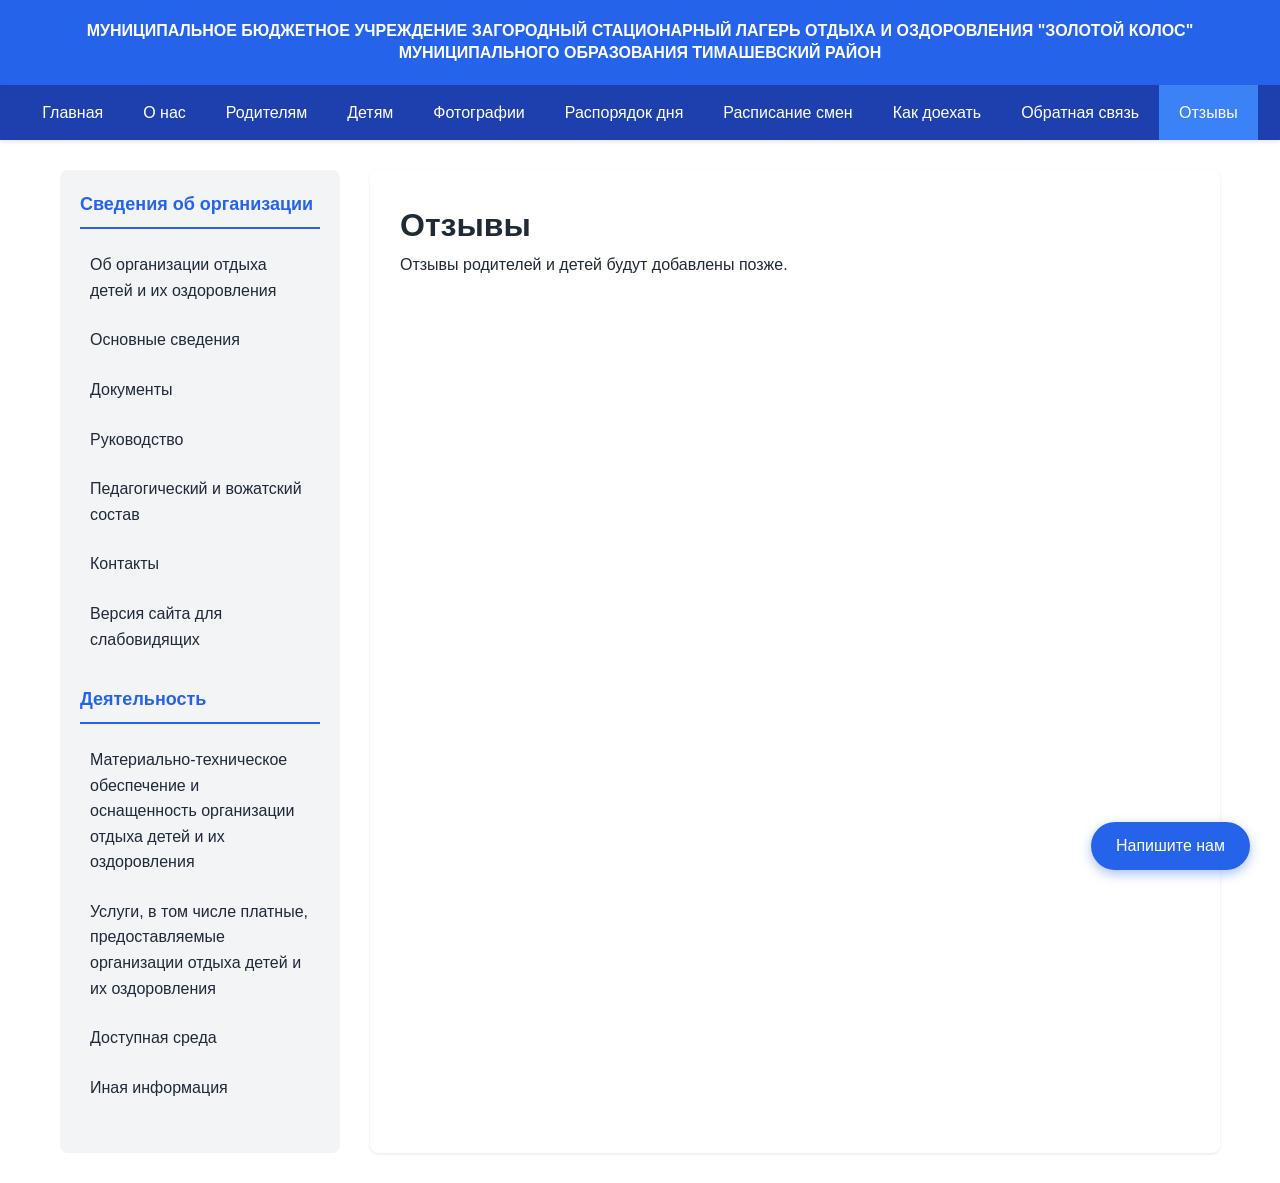
<file: reviews.html>
<!DOCTYPE html>
<html lang="ru">
<head>
    <meta charset="UTF-8">
    <meta name="viewport" content="width=device-width, initial-scale=1.0">
    <title>Отзывы - МБУ ЗСЛОО "Золотой колос"</title>
    <link rel="stylesheet" href="styles.css">
</head>
<body>
    <div id="accessibility-panel" class="accessibility-panel">
        <div class="accessibility-controls">
            <span>Размер шрифта:</span>
            <button onclick="changeFontSize('decrease')">A-</button>
            <button onclick="changeFontSize('increase')">A+</button>
            <span>Цвета сайта:</span>
            <button onclick="changeTheme('white')" class="theme-btn white">Ц</button>
            <button onclick="changeTheme('black')" class="theme-btn black">Ц</button>
            <button onclick="changeTheme('blue')" class="theme-btn blue">Ц</button>
            <button onclick="changeTheme('beige')" class="theme-btn beige">Ц</button>
            <button onclick="changeTheme('green')" class="theme-btn green">Ц</button>
            <span>Изображения:</span>
            <button onclick="toggleImages('show')">🖼️</button>
            <button onclick="toggleImages('hide')">⊘</button>
            <button onclick="toggleImages('bw')">◐</button>
            <span>Синтез речи:</span>
            <button onclick="toggleSpeech('on')">🔊</button>
            <button onclick="toggleSpeech('off')">🔇</button>
            <button onclick="toggleAccessibility()">⚙️</button>
            <button onclick="resetSettings()">Обычная версия сайта</button>
            <button onclick="toggleAccessibilityPanel()">−</button>
        </div>
    </div>

    <div class="organization-title">
        МУНИЦИПАЛЬНОЕ БЮДЖЕТНОЕ УЧРЕЖДЕНИЕ ЗАГОРОДНЫЙ СТАЦИОНАРНЫЙ ЛАГЕРЬ ОТДЫХА И ОЗДОРОВЛЕНИЯ "ЗОЛОТОЙ КОЛОС" МУНИЦИПАЛЬНОГО ОБРАЗОВАНИЯ ТИМАШЕВСКИЙ РАЙОН
    </div>

    <nav class="main-nav">
        <button class="hamburger" onclick="toggleMenu()">
            <span class="hamburger-icon">
                <span></span>
                <span></span>
                <span></span>
            </span>
            Меню
        </button>
        <div class="nav-links">
            <a href="index.html">Главная</a>
            <a href="about.html">О нас</a>
            <a href="parents.html">Родителям</a>
            <a href="children.html">Детям</a>
            <a href="photos.html">Фотографии</a>
            <a href="schedule.html">Распорядок дня</a>
            <a href="shifts.html">Расписание смен</a>
            <a href="location.html">Как доехать</a>
            <a href="feedback.html">Обратная связь</a>
            <a href="reviews.html" class="active">Отзывы</a>
        </div>
    </nav>

    <div class="container">
        <aside class="sidebar">
            <h3>Сведения об организации</h3>
            <ul>
                <li><a href="about.html">Об организации отдыха детей и их оздоровления</a></li>
                <li><a href="about.html#osnovnye">Основные сведения</a></li>
                <li><a href="about.html#dokumenty">Документы</a></li>
                <li><a href="about.html#rukovodstvo">Руководство</a></li>
                <li><a href="staff.html">Педагогический и вожатский состав</a></li>
                <li><a href="contacts.html">Контакты</a></li>
                <li><a href="#" onclick="toggleAccessibilityPanel(); return false;">Версия сайта для слабовидящих</a></li>
            </ul>
            <h3>Деятельность</h3>
            <ul>
                <li><a href="about.html#materialno">Материально-техническое обеспечение и оснащенность организации отдыха детей и их оздоровления</a></li>
                <li><a href="about.html#uslugi">Услуги, в том числе платные, предоставляемые организации отдыха детей и их оздоровления</a></li>
                <li><a href="about.html#dostupnaya">Доступная среда</a></li>
                <li><a href="about.html#inaya">Иная информация</a></li>
            </ul>
        </aside>

        <main class="main-content">
            <h1>Отзывы</h1>
            <p>Отзывы родителей и детей будут добавлены позже.</p>
        </main>
    </div>

    <button class="chat-button" onclick="openChat()">Напишите нам</button>

    <script>
        (function(d, w, c) {
            w.ChatraID = 'zolotoj-kolos.ru';
            var s = d.createElement('script');
            w[c] = w[c] || function() {
                (w[c].q = w[c].q || []).push(arguments);
            };
            s.async = true;
            s.src = 'https://call.chatra.io/chatra.js';
            if (d.head) d.head.appendChild(s);
        })(document, window, 'Chatra');
    </script>

    <script src="script.js"></script>
</body>
</html>
</file>
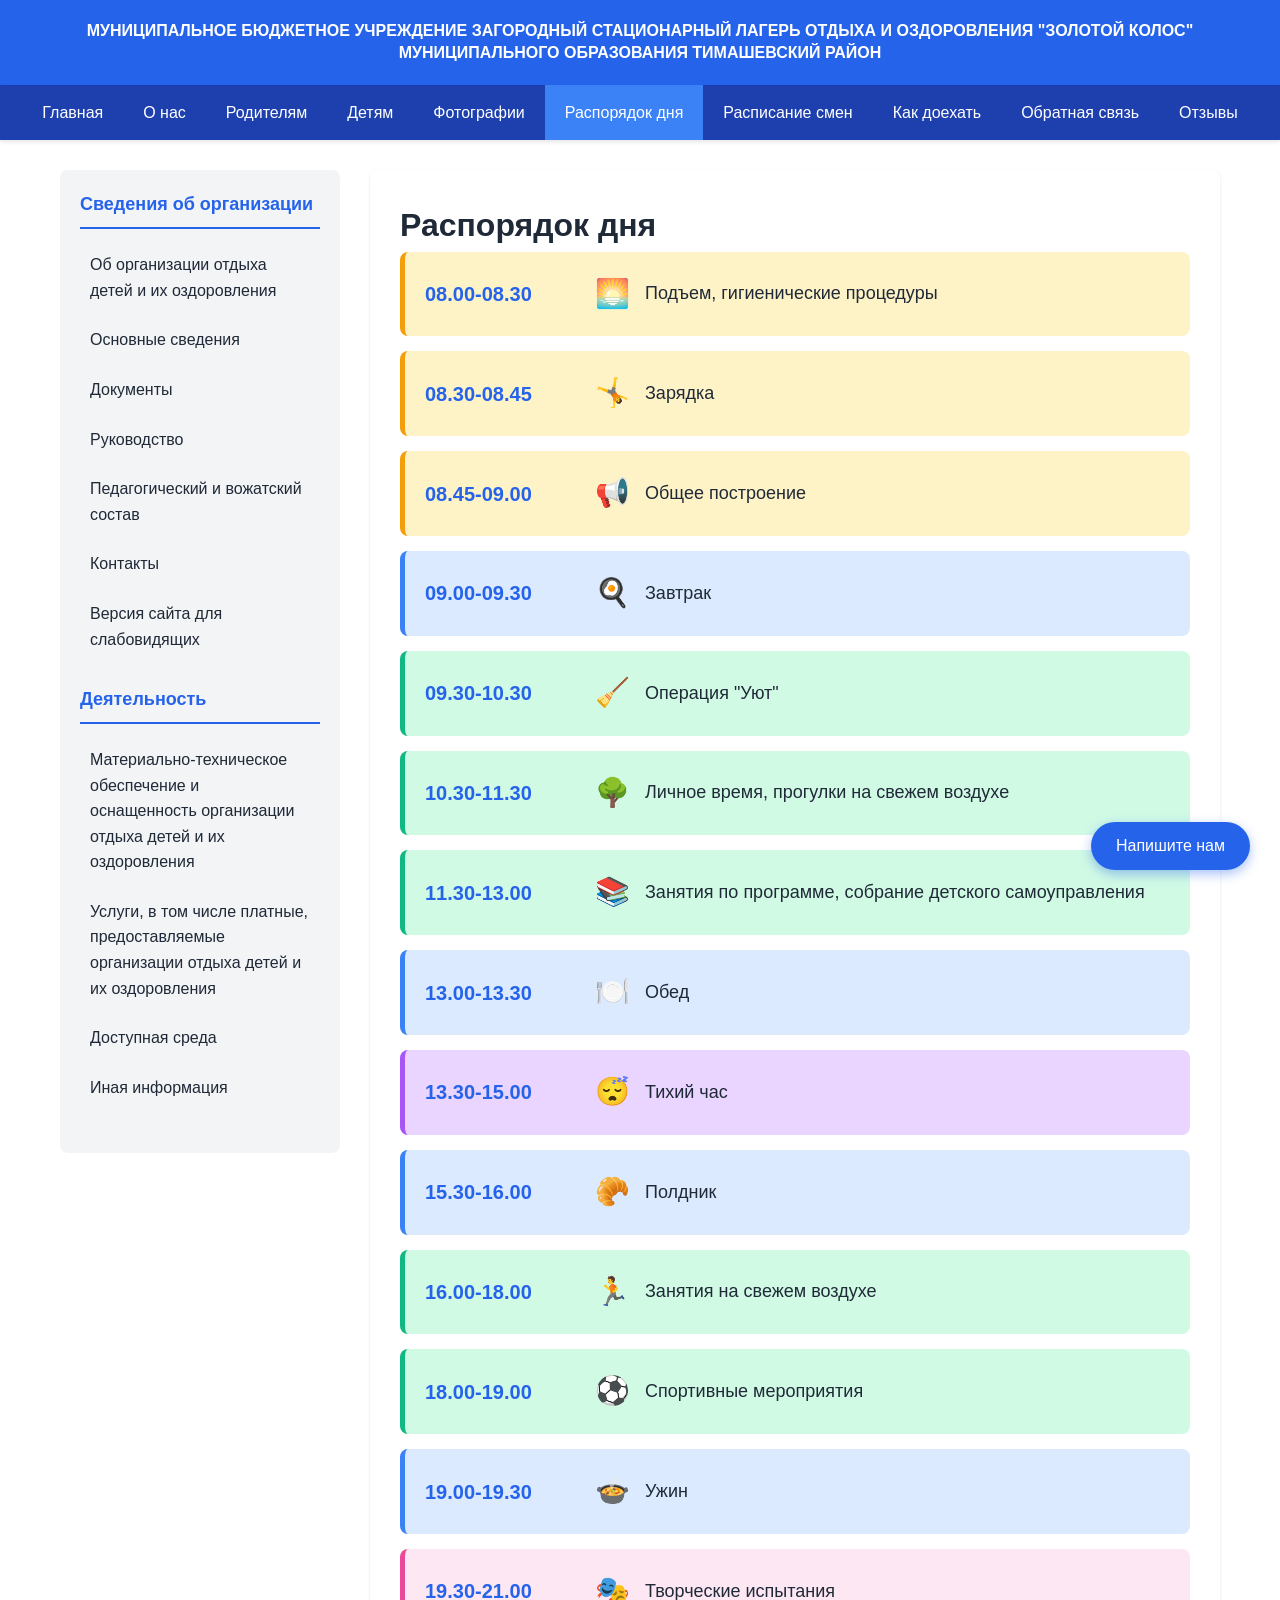
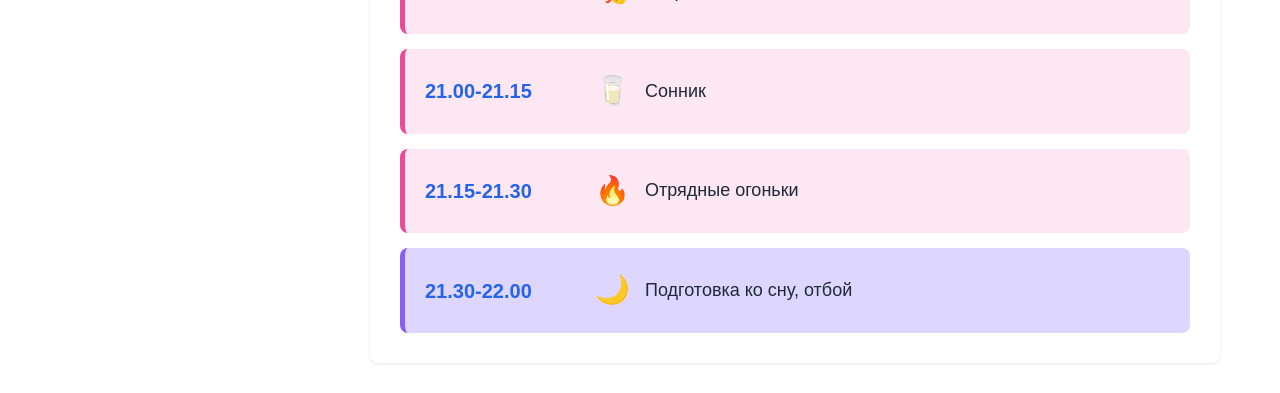
<file: schedule.html>
<!DOCTYPE html>
<html lang="ru">
<head>
    <meta charset="UTF-8">
    <meta name="viewport" content="width=device-width, initial-scale=1.0">
    <title>Распорядок дня - МБУ ЗСЛОО "Золотой колос"</title>
    <link rel="stylesheet" href="styles.css">
    <link rel="stylesheet" href="schedule.css">
</head>
<body>
    <div id="accessibility-panel" class="accessibility-panel">
        <div class="accessibility-controls">
            <span>Размер шрифта:</span>
            <button onclick="changeFontSize('decrease')">A-</button>
            <button onclick="changeFontSize('increase')">A+</button>
            <span>Цвета сайта:</span>
            <button onclick="changeTheme('white')" class="theme-btn white">Ц</button>
            <button onclick="changeTheme('black')" class="theme-btn black">Ц</button>
            <button onclick="changeTheme('blue')" class="theme-btn blue">Ц</button>
            <button onclick="changeTheme('beige')" class="theme-btn beige">Ц</button>
            <button onclick="changeTheme('green')" class="theme-btn green">Ц</button>
            <span>Изображения:</span>
            <button onclick="toggleImages('show')">🖼️</button>
            <button onclick="toggleImages('hide')">⊘</button>
            <button onclick="toggleImages('bw')">◐</button>
            <span>Синтез речи:</span>
            <button onclick="toggleSpeech('on')">🔊</button>
            <button onclick="toggleSpeech('off')">🔇</button>
            <button onclick="toggleAccessibility()">⚙️</button>
            <button onclick="resetSettings()">Обычная версия сайта</button>
            <button onclick="toggleAccessibilityPanel()">−</button>
        </div>
    </div>

    <div class="organization-title">
        МУНИЦИПАЛЬНОЕ БЮДЖЕТНОЕ УЧРЕЖДЕНИЕ ЗАГОРОДНЫЙ СТАЦИОНАРНЫЙ ЛАГЕРЬ ОТДЫХА И ОЗДОРОВЛЕНИЯ "ЗОЛОТОЙ КОЛОС" МУНИЦИПАЛЬНОГО ОБРАЗОВАНИЯ ТИМАШЕВСКИЙ РАЙОН
    </div>

    <nav class="main-nav">
        <button class="hamburger" onclick="toggleMenu()">
            <span class="hamburger-icon">
                <span></span>
                <span></span>
                <span></span>
            </span>
            Меню
        </button>
        <div class="nav-links">
            <a href="index.html">Главная</a>
            <a href="about.html">О нас</a>
            <a href="parents.html">Родителям</a>
            <a href="children.html">Детям</a>
            <a href="photos.html">Фотографии</a>
            <a href="schedule.html" class="active">Распорядок дня</a>
            <a href="shifts.html">Расписание смен</a>
            <a href="location.html">Как доехать</a>
            <a href="feedback.html">Обратная связь</a>
            <a href="reviews.html">Отзывы</a>
        </div>
    </nav>

    <div class="container">
        <aside class="sidebar">
            <h3>Сведения об организации</h3>
            <ul>
                <li><a href="about.html">Об организации отдыха детей и их оздоровления</a></li>
                <li><a href="about.html#osnovnye">Основные сведения</a></li>
                <li><a href="about.html#dokumenty">Документы</a></li>
                <li><a href="about.html#rukovodstvo">Руководство</a></li>
                <li><a href="staff.html">Педагогический и вожатский состав</a></li>
                <li><a href="contacts.html">Контакты</a></li>
                <li><a href="#" onclick="toggleAccessibilityPanel(); return false;">Версия сайта для слабовидящих</a></li>
            </ul>
            <h3>Деятельность</h3>
            <ul>
                <li><a href="about.html#materialno">Материально-техническое обеспечение и оснащенность организации отдыха детей и их оздоровления</a></li>
                <li><a href="about.html#uslugi">Услуги, в том числе платные, предоставляемые организации отдыха детей и их оздоровления</a></li>
                <li><a href="about.html#dostupnaya">Доступная среда</a></li>
                <li><a href="about.html#inaya">Иная информация</a></li>
            </ul>
        </aside>

        <main class="main-content">
            <h1>Распорядок дня</h1>
            
            <div class="schedule-container">
                <div class="schedule-item morning">
                    <div class="time">08.00-08.30</div>
                    <div class="activity">
                        <span class="icon">🌅</span>
                        <span class="text">Подъем, гигиенические процедуры</span>
                    </div>
                </div>

                <div class="schedule-item morning">
                    <div class="time">08.30-08.45</div>
                    <div class="activity">
                        <span class="icon">🤸</span>
                        <span class="text">Зарядка</span>
                    </div>
                </div>

                <div class="schedule-item morning">
                    <div class="time">08.45-09.00</div>
                    <div class="activity">
                        <span class="icon">📢</span>
                        <span class="text">Общее построение</span>
                    </div>
                </div>

                <div class="schedule-item meal">
                    <div class="time">09.00-09.30</div>
                    <div class="activity">
                        <span class="icon">🍳</span>
                        <span class="text">Завтрак</span>
                    </div>
                </div>

                <div class="schedule-item activity-time">
                    <div class="time">09.30-10.30</div>
                    <div class="activity">
                        <span class="icon">🧹</span>
                        <span class="text">Операция "Уют"</span>
                    </div>
                </div>

                <div class="schedule-item activity-time">
                    <div class="time">10.30-11.30</div>
                    <div class="activity">
                        <span class="icon">🌳</span>
                        <span class="text">Личное время, прогулки на свежем воздухе</span>
                    </div>
                </div>

                <div class="schedule-item activity-time">
                    <div class="time">11.30-13.00</div>
                    <div class="activity">
                        <span class="icon">📚</span>
                        <span class="text">Занятия по программе, собрание детского самоуправления</span>
                    </div>
                </div>

                <div class="schedule-item meal">
                    <div class="time">13.00-13.30</div>
                    <div class="activity">
                        <span class="icon">🍽️</span>
                        <span class="text">Обед</span>
                    </div>
                </div>

                <div class="schedule-item rest">
                    <div class="time">13.30-15.00</div>
                    <div class="activity">
                        <span class="icon">😴</span>
                        <span class="text">Тихий час</span>
                    </div>
                </div>

                <div class="schedule-item meal">
                    <div class="time">15.30-16.00</div>
                    <div class="activity">
                        <span class="icon">🥐</span>
                        <span class="text">Полдник</span>
                    </div>
                </div>

                <div class="schedule-item activity-time">
                    <div class="time">16.00-18.00</div>
                    <div class="activity">
                        <span class="icon">🏃</span>
                        <span class="text">Занятия на свежем воздухе</span>
                    </div>
                </div>

                <div class="schedule-item activity-time">
                    <div class="time">18.00-19.00</div>
                    <div class="activity">
                        <span class="icon">⚽</span>
                        <span class="text">Спортивные мероприятия</span>
                    </div>
                </div>

                <div class="schedule-item meal">
                    <div class="time">19.00-19.30</div>
                    <div class="activity">
                        <span class="icon">🍲</span>
                        <span class="text">Ужин</span>
                    </div>
                </div>

                <div class="schedule-item evening">
                    <div class="time">19.30-21.00</div>
                    <div class="activity">
                        <span class="icon">🎭</span>
                        <span class="text">Творческие испытания</span>
                    </div>
                </div>

                <div class="schedule-item evening">
                    <div class="time">21.00-21.15</div>
                    <div class="activity">
                        <span class="icon">🥛</span>
                        <span class="text">Сонник</span>
                    </div>
                </div>

                <div class="schedule-item evening">
                    <div class="time">21.15-21.30</div>
                    <div class="activity">
                        <span class="icon">🔥</span>
                        <span class="text">Отрядные огоньки</span>
                    </div>
                </div>

                <div class="schedule-item night">
                    <div class="time">21.30-22.00</div>
                    <div class="activity">
                        <span class="icon">🌙</span>
                        <span class="text">Подготовка ко сну, отбой</span>
                    </div>
                </div>
            </div>
        </main>
    </div>

    <button class="chat-button" onclick="openChat()">Напишите нам</button>

    <script>
        (function(d, w, c) {
            w.ChatraID = 'zolotoj-kolos.ru';
            var s = d.createElement('script');
            w[c] = w[c] || function() {
                (w[c].q = w[c].q || []).push(arguments);
            };
            s.async = true;
            s.src = 'https://call.chatra.io/chatra.js';
            if (d.head) d.head.appendChild(s);
        })(document, window, 'Chatra');
    </script>

    <script src="script.js"></script>
</body>
</html>
</file>
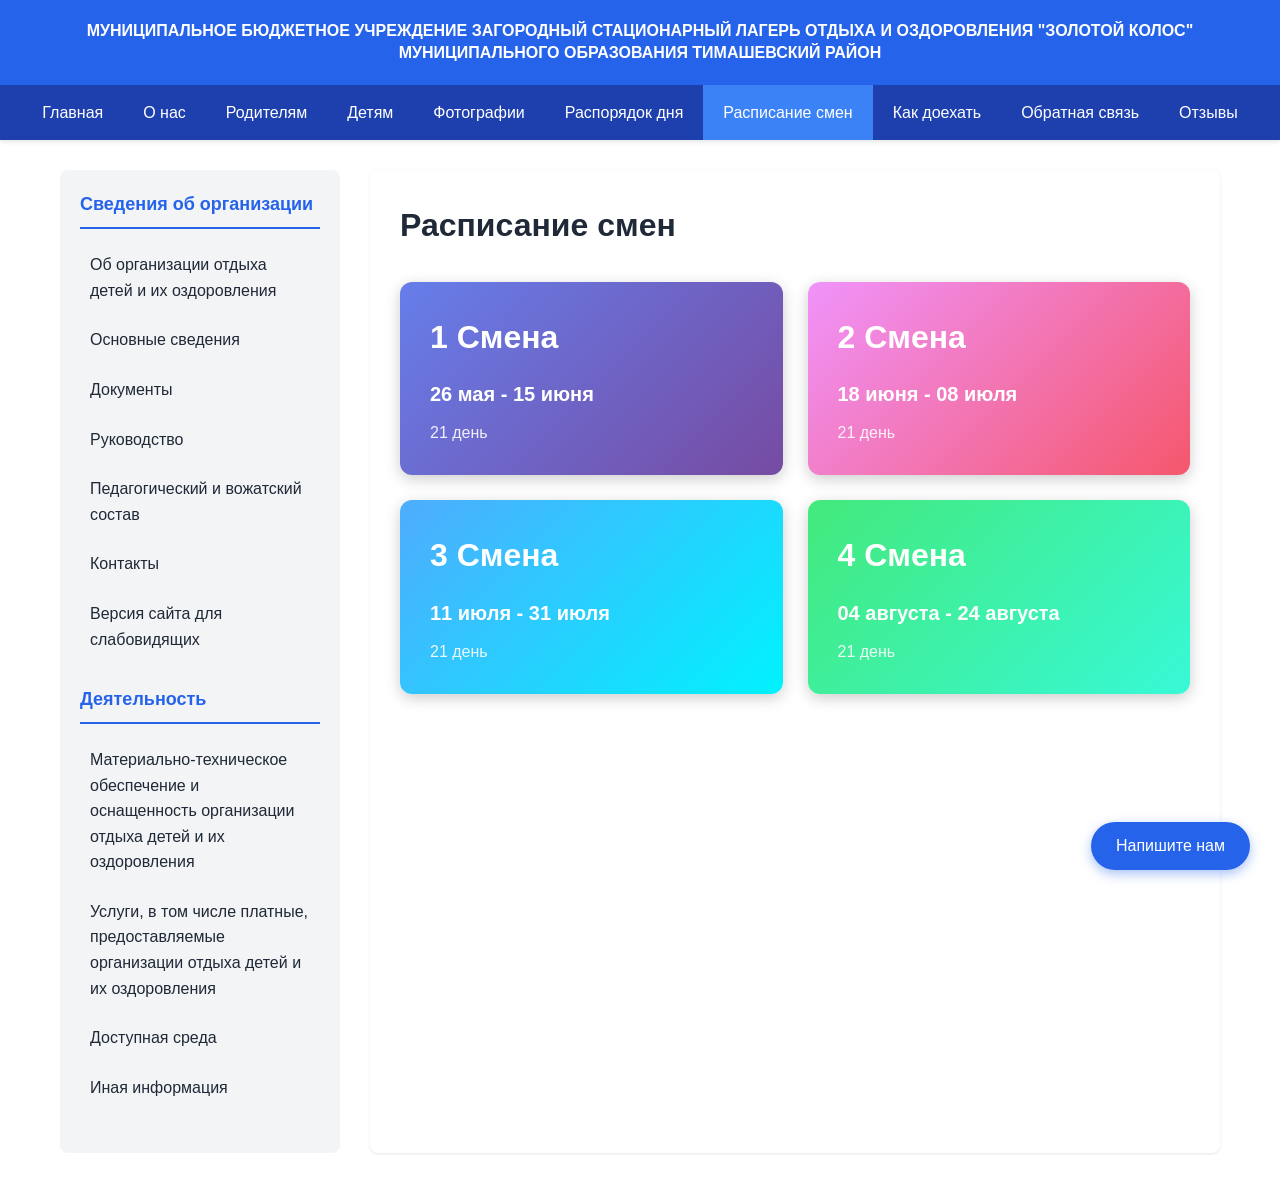
<file: shifts.html>
<!DOCTYPE html>
<html lang="ru">
<head>
    <meta charset="UTF-8">
    <meta name="viewport" content="width=device-width, initial-scale=1.0">
    <title>Расписание смен - МБУ ЗСЛОО "Золотой колос"</title>
    <link rel="stylesheet" href="styles.css">
    <style>
        .shifts-grid {
            display: grid;
            grid-template-columns: repeat(auto-fit, minmax(280px, 1fr));
            gap: 25px;
            margin-top: 30px;
        }
        .shift-card {
            background: linear-gradient(135deg, #667eea 0%, #764ba2 100%);
            color: white;
            padding: 30px;
            border-radius: 12px;
            box-shadow: 0 4px 15px rgba(0,0,0,0.2);
            transition: all 0.3s;
        }
        .shift-card:hover {
            transform: translateY(-8px);
            box-shadow: 0 8px 25px rgba(0,0,0,0.3);
        }
        .shift-card h2 {
            font-size: 32px;
            margin-bottom: 15px;
            color: white;
        }
        .shift-card .dates {
            font-size: 20px;
            font-weight: 600;
            margin-bottom: 10px;
        }
        .shift-card .duration {
            font-size: 16px;
            opacity: 0.9;
        }
        .shift-card:nth-child(1) {
            background: linear-gradient(135deg, #667eea 0%, #764ba2 100%);
        }
        .shift-card:nth-child(2) {
            background: linear-gradient(135deg, #f093fb 0%, #f5576c 100%);
        }
        .shift-card:nth-child(3) {
            background: linear-gradient(135deg, #4facfe 0%, #00f2fe 100%);
        }
        .shift-card:nth-child(4) {
            background: linear-gradient(135deg, #43e97b 0%, #38f9d7 100%);
        }
    </style>
</head>
<body>
    <div id="accessibility-panel" class="accessibility-panel">
        <div class="accessibility-controls">
            <span>Размер шрифта:</span>
            <button onclick="changeFontSize('decrease')">A-</button>
            <button onclick="changeFontSize('increase')">A+</button>
            <span>Цвета сайта:</span>
            <button onclick="changeTheme('white')" class="theme-btn white">Ц</button>
            <button onclick="changeTheme('black')" class="theme-btn black">Ц</button>
            <button onclick="changeTheme('blue')" class="theme-btn blue">Ц</button>
            <button onclick="changeTheme('beige')" class="theme-btn beige">Ц</button>
            <button onclick="changeTheme('green')" class="theme-btn green">Ц</button>
            <span>Изображения:</span>
            <button onclick="toggleImages('show')">🖼️</button>
            <button onclick="toggleImages('hide')">⊘</button>
            <button onclick="toggleImages('bw')">◐</button>
            <span>Синтез речи:</span>
            <button onclick="toggleSpeech('on')">🔊</button>
            <button onclick="toggleSpeech('off')">🔇</button>
            <button onclick="toggleAccessibility()">⚙️</button>
            <button onclick="resetSettings()">Обычная версия сайта</button>
            <button onclick="toggleAccessibilityPanel()">−</button>
        </div>
    </div>

    <div class="organization-title">
        МУНИЦИПАЛЬНОЕ БЮДЖЕТНОЕ УЧРЕЖДЕНИЕ ЗАГОРОДНЫЙ СТАЦИОНАРНЫЙ ЛАГЕРЬ ОТДЫХА И ОЗДОРОВЛЕНИЯ "ЗОЛОТОЙ КОЛОС" МУНИЦИПАЛЬНОГО ОБРАЗОВАНИЯ ТИМАШЕВСКИЙ РАЙОН
    </div>

    <nav class="main-nav">
        <button class="hamburger" onclick="toggleMenu()">
            <span class="hamburger-icon">
                <span></span>
                <span></span>
                <span></span>
            </span>
            Меню
        </button>
        <div class="nav-links">
            <a href="index.html">Главная</a>
            <a href="about.html">О нас</a>
            <a href="parents.html">Родителям</a>
            <a href="children.html">Детям</a>
            <a href="photos.html">Фотографии</a>
            <a href="schedule.html">Распорядок дня</a>
            <a href="shifts.html" class="active">Расписание смен</a>
            <a href="location.html">Как доехать</a>
            <a href="feedback.html">Обратная связь</a>
            <a href="reviews.html">Отзывы</a>
        </div>
    </nav>

    <div class="container">
        <aside class="sidebar">
            <h3>Сведения об организации</h3>
            <ul>
                <li><a href="about.html">Об организации отдыха детей и их оздоровления</a></li>
                <li><a href="about.html#osnovnye">Основные сведения</a></li>
                <li><a href="about.html#dokumenty">Документы</a></li>
                <li><a href="about.html#rukovodstvo">Руководство</a></li>
                <li><a href="staff.html">Педагогический и вожатский состав</a></li>
                <li><a href="contacts.html">Контакты</a></li>
                <li><a href="#" onclick="toggleAccessibilityPanel(); return false;">Версия сайта для слабовидящих</a></li>
            </ul>
            <h3>Деятельность</h3>
            <ul>
                <li><a href="about.html#materialno">Материально-техническое обеспечение и оснащенность организации отдыха детей и их оздоровления</a></li>
                <li><a href="about.html#uslugi">Услуги, в том числе платные, предоставляемые организации отдыха детей и их оздоровления</a></li>
                <li><a href="about.html#dostupnaya">Доступная среда</a></li>
                <li><a href="about.html#inaya">Иная информация</a></li>
            </ul>
        </aside>

        <main class="main-content">
            <h1>Расписание смен</h1>
            
            <div class="shifts-grid">
                <div class="shift-card">
                    <h2>1 Смена</h2>
                    <div class="dates">26 мая - 15 июня</div>
                    <div class="duration">21 день</div>
                </div>

                <div class="shift-card">
                    <h2>2 Смена</h2>
                    <div class="dates">18 июня - 08 июля</div>
                    <div class="duration">21 день</div>
                </div>

                <div class="shift-card">
                    <h2>3 Смена</h2>
                    <div class="dates">11 июля - 31 июля</div>
                    <div class="duration">21 день</div>
                </div>

                <div class="shift-card">
                    <h2>4 Смена</h2>
                    <div class="dates">04 августа - 24 августа</div>
                    <div class="duration">21 день</div>
                </div>
            </div>
        </main>
    </div>

    <button class="chat-button" onclick="openChat()">Напишите нам</button>

    <script>
        (function(d, w, c) {
            w.ChatraID = 'zolotoj-kolos.ru';
            var s = d.createElement('script');
            w[c] = w[c] || function() {
                (w[c].q = w[c].q || []).push(arguments);
            };
            s.async = true;
            s.src = 'https://call.chatra.io/chatra.js';
            if (d.head) d.head.appendChild(s);
        })(document, window, 'Chatra');
    </script>

    <script src="script.js"></script>
</body>
</html>
</file>
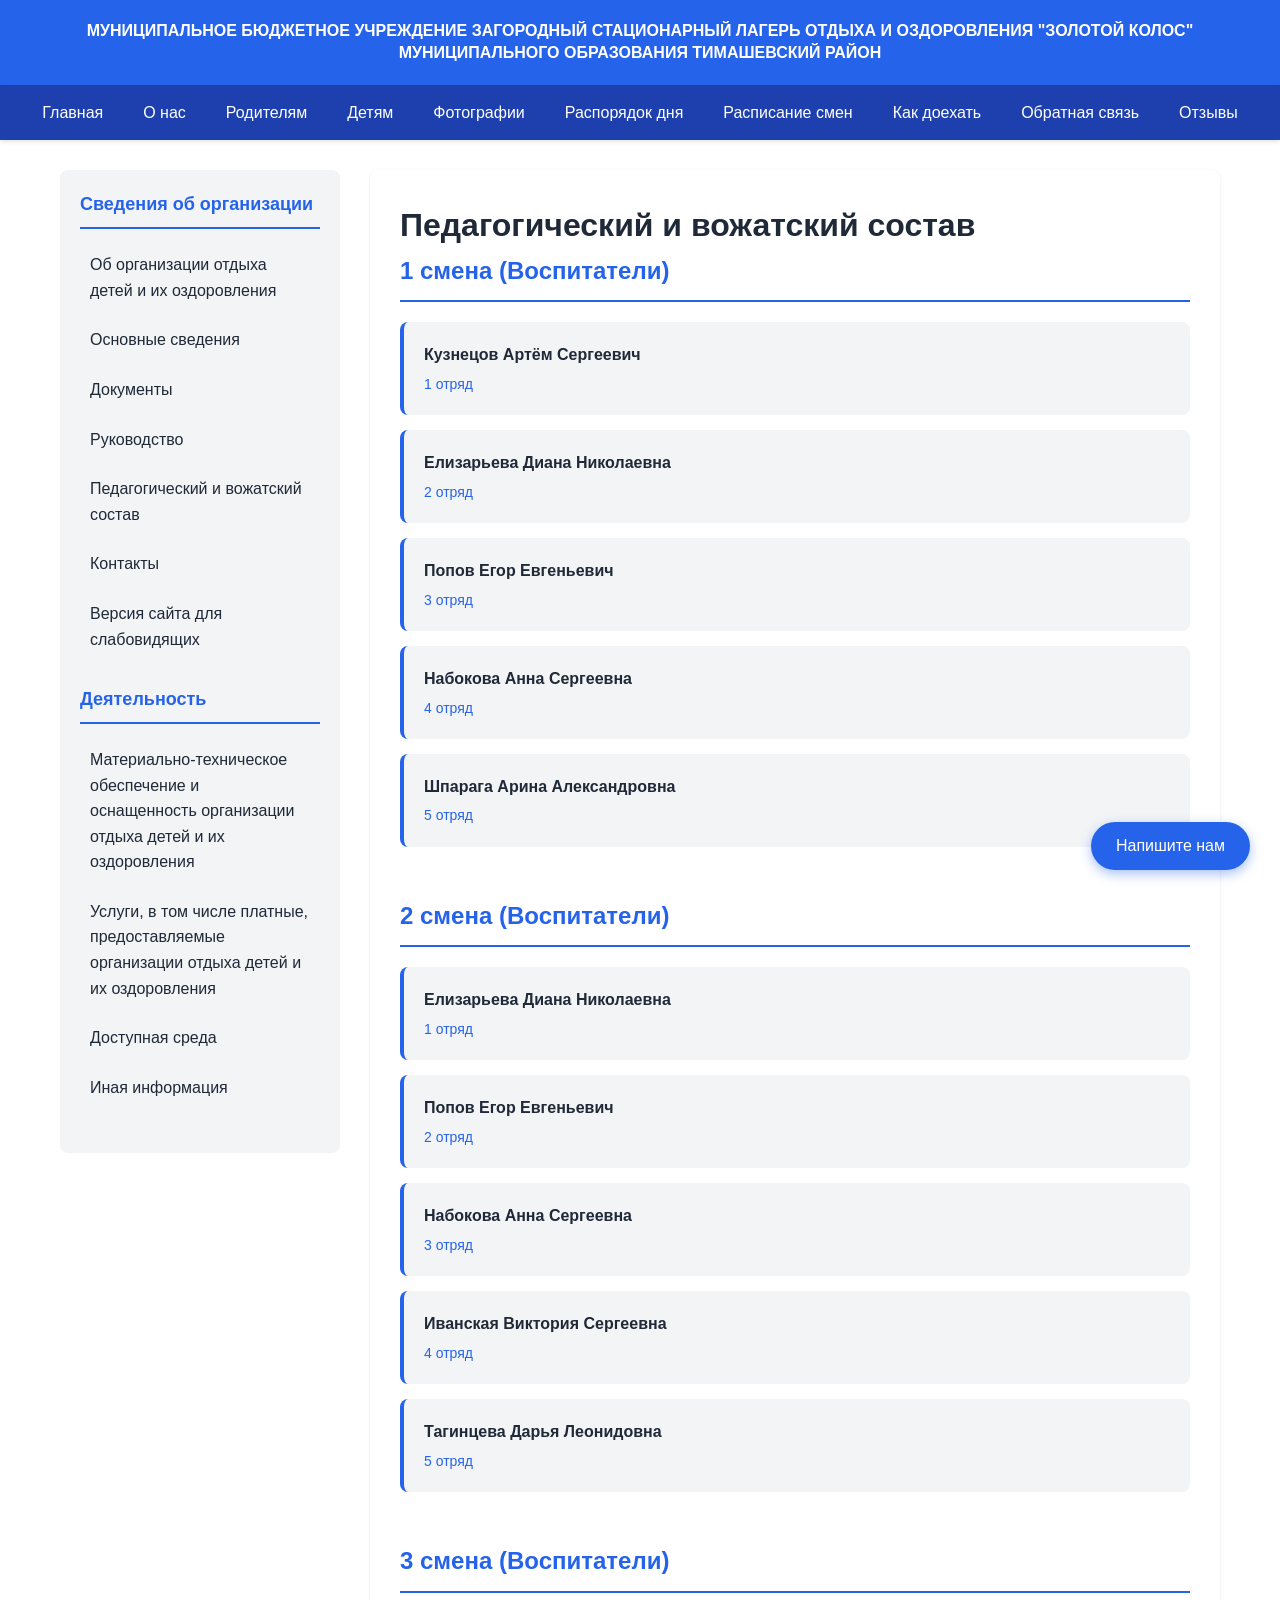
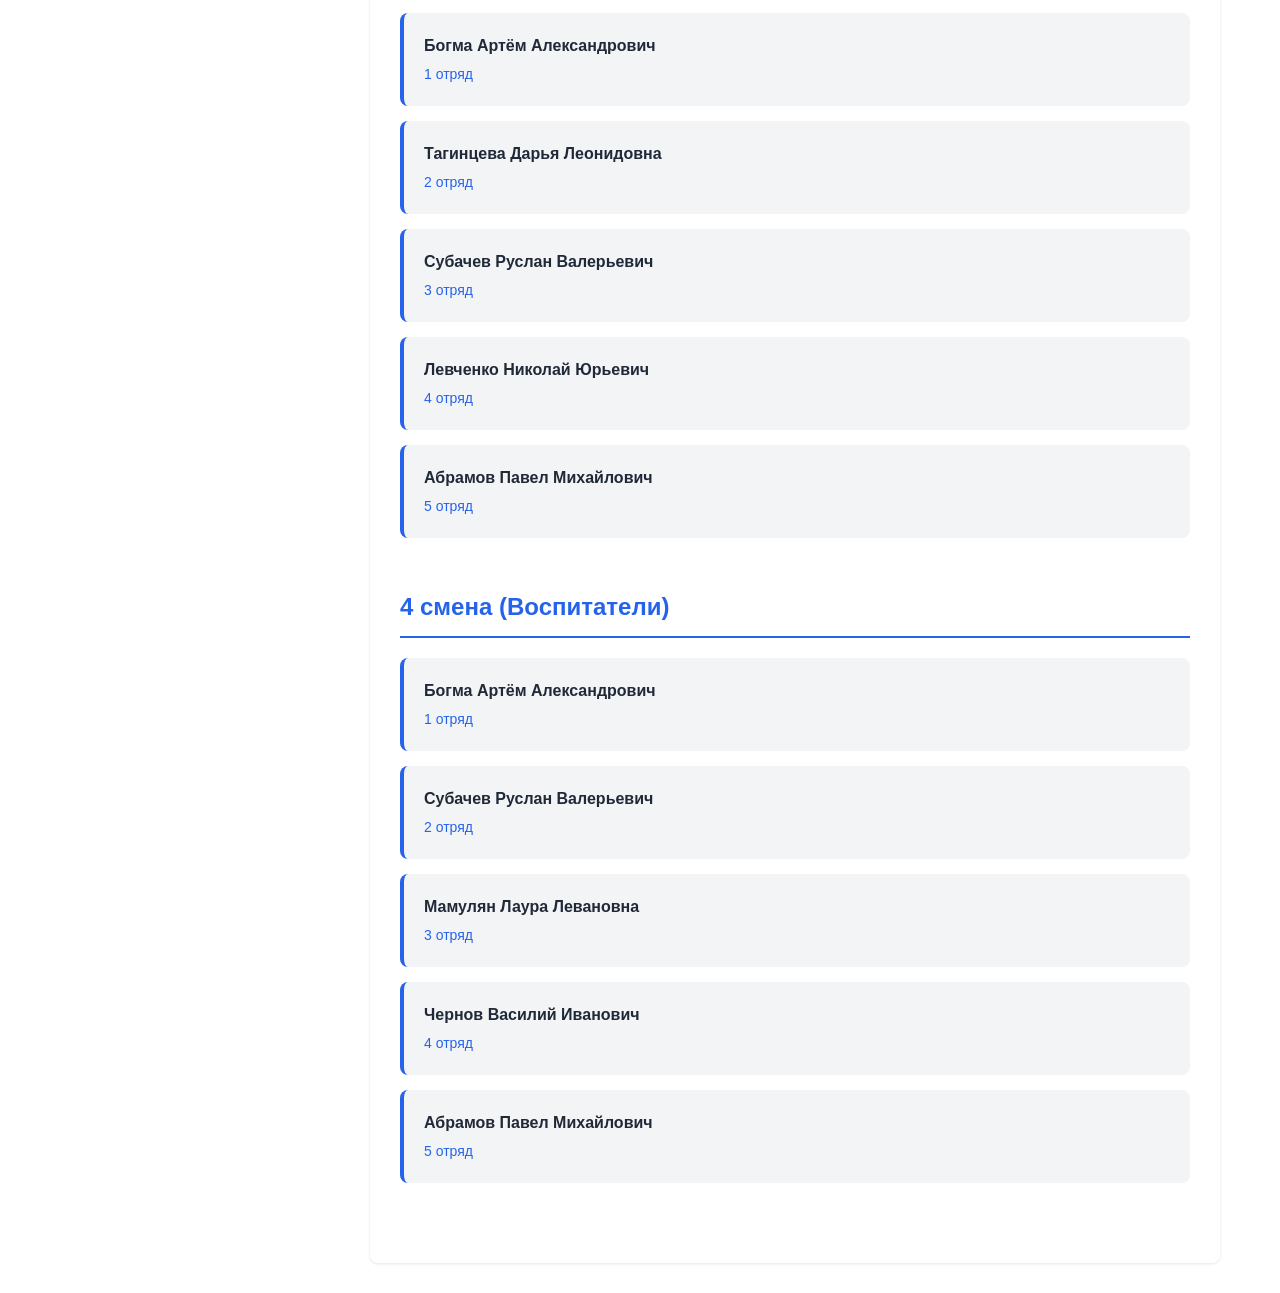
<file: staff.html>
<!DOCTYPE html>
<html lang="ru">
<head>
    <meta charset="UTF-8">
    <meta name="viewport" content="width=device-width, initial-scale=1.0">
    <title>Педагогический и вожатский состав - МБУ ЗСЛОО "Золотой колос"</title>
    <link rel="stylesheet" href="styles.css">
    <link rel="stylesheet" href="about.css">
    <style>
        .shift-section {
            margin-bottom: 50px;
        }
        .shift-section h2 {
            color: var(--primary-color);
            margin-bottom: 20px;
            padding-bottom: 10px;
            border-bottom: 2px solid var(--primary-color);
        }
        .staff-list {
            display: grid;
            gap: 15px;
        }
        .staff-item {
            background: var(--sidebar-bg);
            padding: 20px;
            border-radius: 8px;
            border-left: 4px solid var(--primary-color);
            transition: all 0.3s;
        }
        .staff-item:hover {
            transform: translateX(5px);
            box-shadow: 0 4px 12px rgba(0,0,0,0.1);
        }
        .staff-item strong {
            color: var(--text-color);
            font-size: 16px;
        }
        .staff-item .squad {
            color: var(--primary-color);
            font-size: 14px;
            margin-top: 5px;
        }
    </style>
</head>
<body>
    <div id="accessibility-panel" class="accessibility-panel">
        <div class="accessibility-controls">
            <span>Размер шрифта:</span>
            <button onclick="changeFontSize('decrease')">A-</button>
            <button onclick="changeFontSize('increase')">A+</button>
            <span>Цвета сайта:</span>
            <button onclick="changeTheme('white')" class="theme-btn white">Ц</button>
            <button onclick="changeTheme('black')" class="theme-btn black">Ц</button>
            <button onclick="changeTheme('blue')" class="theme-btn blue">Ц</button>
            <button onclick="changeTheme('beige')" class="theme-btn beige">Ц</button>
            <button onclick="changeTheme('green')" class="theme-btn green">Ц</button>
            <span>Изображения:</span>
            <button onclick="toggleImages('show')">🖼️</button>
            <button onclick="toggleImages('hide')">⊘</button>
            <button onclick="toggleImages('bw')">◐</button>
            <span>Синтез речи:</span>
            <button onclick="toggleSpeech('on')">🔊</button>
            <button onclick="toggleSpeech('off')">🔇</button>
            <button onclick="toggleAccessibility()">⚙️</button>
            <button onclick="resetSettings()">Обычная версия сайта</button>
            <button onclick="toggleAccessibilityPanel()">−</button>
        </div>
    </div>

    <div class="organization-title">
        МУНИЦИПАЛЬНОЕ БЮДЖЕТНОЕ УЧРЕЖДЕНИЕ ЗАГОРОДНЫЙ СТАЦИОНАРНЫЙ ЛАГЕРЬ ОТДЫХА И ОЗДОРОВЛЕНИЯ "ЗОЛОТОЙ КОЛОС" МУНИЦИПАЛЬНОГО ОБРАЗОВАНИЯ ТИМАШЕВСКИЙ РАЙОН
    </div>

    <nav class="main-nav">
        <button class="hamburger" onclick="toggleMenu()">
            <span class="hamburger-icon">
                <span></span>
                <span></span>
                <span></span>
            </span>
            Меню
        </button>
        <div class="nav-links">
            <a href="index.html">Главная</a>
            <a href="about.html">О нас</a>
            <a href="parents.html">Родителям</a>
            <a href="children.html">Детям</a>
            <a href="photos.html">Фотографии</a>
            <a href="schedule.html">Распорядок дня</a>
            <a href="shifts.html">Расписание смен</a>
            <a href="location.html">Как доехать</a>
            <a href="feedback.html">Обратная связь</a>
            <a href="reviews.html">Отзывы</a>
        </div>
    </nav>

    <div class="container">
        <aside class="sidebar">
            <h3>Сведения об организации</h3>
            <ul>
                <li><a href="about.html">Об организации отдыха детей и их оздоровления</a></li>
                <li><a href="about.html#osnovnye">Основные сведения</a></li>
                <li><a href="about.html#dokumenty">Документы</a></li>
                <li><a href="about.html#rukovodstvo">Руководство</a></li>
                <li><a href="staff.html">Педагогический и вожатский состав</a></li>
                <li><a href="contacts.html">Контакты</a></li>
                <li><a href="#" onclick="toggleAccessibilityPanel(); return false;">Версия сайта для слабовидящих</a></li>
            </ul>
            <h3>Деятельность</h3>
            <ul>
                <li><a href="about.html#materialno">Материально-техническое обеспечение и оснащенность организации отдыха детей и их оздоровления</a></li>
                <li><a href="about.html#uslugi">Услуги, в том числе платные, предоставляемые организации отдыха детей и их оздоровления</a></li>
                <li><a href="about.html#dostupnaya">Доступная среда</a></li>
                <li><a href="about.html#inaya">Иная информация</a></li>
            </ul>
        </aside>

        <main class="main-content">
            <h1>Педагогический и вожатский состав</h1>
            
            <div class="shift-section">
                <h2>1 смена (Воспитатели)</h2>
                <div class="staff-list">
                    <div class="staff-item">
                        <strong>Кузнецов Артём Сергеевич</strong>
                        <div class="squad">1 отряд</div>
                    </div>
                    <div class="staff-item">
                        <strong>Елизарьева Диана Николаевна</strong>
                        <div class="squad">2 отряд</div>
                    </div>
                    <div class="staff-item">
                        <strong>Попов Егор Евгеньевич</strong>
                        <div class="squad">3 отряд</div>
                    </div>
                    <div class="staff-item">
                        <strong>Набокова Анна Сергеевна</strong>
                        <div class="squad">4 отряд</div>
                    </div>
                    <div class="staff-item">
                        <strong>Шпарага Арина Александровна</strong>
                        <div class="squad">5 отряд</div>
                    </div>
                </div>
            </div>

            <div class="shift-section">
                <h2>2 смена (Воспитатели)</h2>
                <div class="staff-list">
                    <div class="staff-item">
                        <strong>Елизарьева Диана Николаевна</strong>
                        <div class="squad">1 отряд</div>
                    </div>
                    <div class="staff-item">
                        <strong>Попов Егор Евгеньевич</strong>
                        <div class="squad">2 отряд</div>
                    </div>
                    <div class="staff-item">
                        <strong>Набокова Анна Сергеевна</strong>
                        <div class="squad">3 отряд</div>
                    </div>
                    <div class="staff-item">
                        <strong>Иванская Виктория Сергеевна</strong>
                        <div class="squad">4 отряд</div>
                    </div>
                    <div class="staff-item">
                        <strong>Тагинцева Дарья Леонидовна</strong>
                        <div class="squad">5 отряд</div>
                    </div>
                </div>
            </div>

            <div class="shift-section">
                <h2>3 смена (Воспитатели)</h2>
                <div class="staff-list">
                    <div class="staff-item">
                        <strong>Богма Артём Александрович</strong>
                        <div class="squad">1 отряд</div>
                    </div>
                    <div class="staff-item">
                        <strong>Тагинцева Дарья Леонидовна</strong>
                        <div class="squad">2 отряд</div>
                    </div>
                    <div class="staff-item">
                        <strong>Субачев Руслан Валерьевич</strong>
                        <div class="squad">3 отряд</div>
                    </div>
                    <div class="staff-item">
                        <strong>Левченко Николай Юрьевич</strong>
                        <div class="squad">4 отряд</div>
                    </div>
                    <div class="staff-item">
                        <strong>Абрамов Павел Михайлович</strong>
                        <div class="squad">5 отряд</div>
                    </div>
                </div>
            </div>

            <div class="shift-section">
                <h2>4 смена (Воспитатели)</h2>
                <div class="staff-list">
                    <div class="staff-item">
                        <strong>Богма Артём Александрович</strong>
                        <div class="squad">1 отряд</div>
                    </div>
                    <div class="staff-item">
                        <strong>Субачев Руслан Валерьевич</strong>
                        <div class="squad">2 отряд</div>
                    </div>
                    <div class="staff-item">
                        <strong>Мамулян Лаура Левановна</strong>
                        <div class="squad">3 отряд</div>
                    </div>
                    <div class="staff-item">
                        <strong>Чернов Василий Иванович</strong>
                        <div class="squad">4 отряд</div>
                    </div>
                    <div class="staff-item">
                        <strong>Абрамов Павел Михайлович</strong>
                        <div class="squad">5 отряд</div>
                    </div>
                </div>
            </div>
        </main>
    </div>

    <button class="chat-button" onclick="openChat()">Напишите нам</button>

    <script>
        (function(d, w, c) {
            w.ChatraID = 'zolotoj-kolos.ru';
            var s = d.createElement('script');
            w[c] = w[c] || function() {
                (w[c].q = w[c].q || []).push(arguments);
            };
            s.async = true;
            s.src = 'https://call.chatra.io/chatra.js';
            if (d.head) d.head.appendChild(s);
        })(document, window, 'Chatra');
    </script>

    <script src="script.js"></script>
</body>
</html>
</file>
<file: styles.css>
* {
    margin: 0;
    padding: 0;
    box-sizing: border-box;
}

:root {
    --primary-color: #2563eb;
    --secondary-color: #1e40af;
    --text-color: #1f2937;
    --bg-color: #ffffff;
    --sidebar-bg: #f3f4f6;
    --border-color: #e5e7eb;
    --hover-color: #3b82f6;
}

body {
    font-family: -apple-system, BlinkMacSystemFont, 'Segoe UI', Roboto, 'Helvetica Neue', Arial, sans-serif;
    line-height: 1.6;
    color: var(--text-color);
    background-color: var(--bg-color);
}

/* Панель для слабовидящих */
.accessibility-panel {
    background: #f8f9fa;
    border-bottom: 2px solid var(--border-color);
    padding: 10px 20px;
    display: none;
}

.accessibility-panel.active {
    display: block;
}

.accessibility-controls {
    display: flex;
    align-items: center;
    gap: 15px;
    flex-wrap: wrap;
    max-width: 1200px;
    margin: 0 auto;
    font-size: 14px;
}

.accessibility-controls button {
    padding: 6px 12px;
    border: 1px solid var(--border-color);
    background: white;
    cursor: pointer;
    border-radius: 4px;
    transition: all 0.2s;
}

.accessibility-controls button:hover {
    background: var(--primary-color);
    color: white;
    border-color: var(--primary-color);
}

.theme-btn.white { background: #fff; color: #000; }
.theme-btn.black { background: #000; color: #fff; }
.theme-btn.blue { background: #9dd1ff; color: #063462; }
.theme-btn.beige { background: #f7f3d6; color: #4d4b43; }
.theme-btn.green { background: #3f5c3a; color: #fff; }

/* Заголовок организации */
.organization-title {
    background: var(--primary-color);
    color: white;
    text-align: center;
    padding: 20px;
    font-size: 16px;
    font-weight: 600;
    line-height: 1.4;
}

/* Навигация */
.main-nav {
    background: var(--secondary-color);
    display: flex;
    justify-content: center;
    flex-wrap: wrap;
    box-shadow: 0 2px 4px rgba(0,0,0,0.1);
    position: relative;
}

.main-nav a {
    color: white;
    text-decoration: none;
    padding: 15px 20px;
    display: block;
    transition: background 0.3s;
}

.main-nav a:hover,
.main-nav a.active {
    background: var(--hover-color);
}

/* Гамбургер меню */
.hamburger {
    display: none;
    background: var(--secondary-color);
    border: none;
    color: white;
    font-size: 28px;
    padding: 15px 20px;
    cursor: pointer;
    width: 100%;
    text-align: left;
    position: relative;
}

.hamburger-icon {
    display: inline-block;
    width: 25px;
    height: 20px;
    position: relative;
    margin-right: 10px;
}

.hamburger-icon span {
    display: block;
    position: absolute;
    height: 3px;
    width: 100%;
    background: white;
    border-radius: 3px;
    opacity: 1;
    left: 0;
    transition: .25s ease-in-out;
}

.hamburger-icon span:nth-child(1) {
    top: 0px;
}

.hamburger-icon span:nth-child(2) {
    top: 8px;
}

.hamburger-icon span:nth-child(3) {
    top: 16px;
}

.hamburger.active .hamburger-icon span:nth-child(1) {
    top: 8px;
    transform: rotate(135deg);
}

.hamburger.active .hamburger-icon span:nth-child(2) {
    opacity: 0;
    left: -60px;
}

.hamburger.active .hamburger-icon span:nth-child(3) {
    top: 8px;
    transform: rotate(-135deg);
}

.nav-links {
    display: flex;
    justify-content: center;
    flex-wrap: wrap;
    width: 100%;
}

/* Контейнер */
.container {
    max-width: 1200px;
    margin: 0 auto;
    display: grid;
    grid-template-columns: 280px 1fr;
    gap: 30px;
    padding: 30px 20px;
}

/* Боковая панель */
.sidebar {
    background: var(--sidebar-bg);
    padding: 20px;
    border-radius: 8px;
    height: fit-content;
}

.sidebar h3 {
    color: var(--primary-color);
    margin-bottom: 15px;
    font-size: 18px;
    border-bottom: 2px solid var(--primary-color);
    padding-bottom: 8px;
}

.sidebar ul {
    list-style: none;
    margin-bottom: 25px;
}

.sidebar ul li {
    margin-bottom: 8px;
}

.sidebar ul li a {
    color: var(--text-color);
    text-decoration: none;
    display: block;
    padding: 8px 10px;
    border-radius: 4px;
    transition: all 0.2s;
}

.sidebar ul li a:hover {
    background: white;
    color: var(--primary-color);
    padding-left: 15px;
}

/* Основной контент */
.main-content {
    background: white;
    padding: 30px;
    border-radius: 8px;
    box-shadow: 0 1px 3px rgba(0,0,0,0.1);
}

.welcome {
    margin-bottom: 40px;
}

.welcome h1 {
    color: var(--primary-color);
    margin-bottom: 15px;
    font-size: 32px;
}

.welcome p {
    font-size: 18px;
    color: #6b7280;
}

.news h2 {
    color: var(--primary-color);
    margin-bottom: 20px;
    font-size: 28px;
}

/* Кнопка чата */
.chat-button {
    position: fixed;
    bottom: 30px;
    right: 30px;
    background: var(--primary-color);
    color: white;
    border: none;
    padding: 15px 25px;
    border-radius: 50px;
    font-size: 16px;
    cursor: pointer;
    box-shadow: 0 4px 12px rgba(37, 99, 235, 0.4);
    transition: all 0.3s;
    z-index: 1000;
}

.chat-button:hover {
    background: var(--hover-color);
    transform: translateY(-2px);
    box-shadow: 0 6px 16px rgba(37, 99, 235, 0.5);
}

/* Адаптивность */
@media (max-width: 1024px) {
    .container {
        grid-template-columns: 250px 1fr;
        gap: 20px;
        padding: 20px 15px;
    }
    
    .organization-title {
        font-size: 15px;
        padding: 18px;
    }
    
    .main-nav a {
        padding: 12px 15px;
        font-size: 15px;
    }
}

@media (max-width: 768px) {
    .container {
        grid-template-columns: 1fr;
        padding: 15px 10px;
    }
    
    .sidebar {
        order: 2;
        margin-top: 30px;
    }
    
    .main-content {
        order: 1;
        padding: 20px;
    }
    
    .hamburger {
        display: block;
    }
    
    .nav-links {
        display: none;
        flex-direction: column;
    }
    
    .nav-links.active {
        display: flex;
    }
    
    .main-nav a {
        text-align: left;
        border-bottom: 1px solid rgba(255,255,255,0.1);
        padding: 15px 20px;
    }
    
    .main-nav a:last-child {
        border-bottom: none;
    }
    
    .organization-title {
        font-size: 14px;
        padding: 15px;
    }
    
    .welcome h1 {
        font-size: 26px;
    }
    
    .welcome p {
        font-size: 16px;
    }
    
    .news h2 {
        font-size: 24px;
    }
    
    .chat-button {
        bottom: 20px;
        right: 20px;
        padding: 12px 20px;
        font-size: 14px;
    }
    
    .accessibility-controls {
        font-size: 12px;
        gap: 8px;
    }
    
    .accessibility-controls button {
        padding: 5px 10px;
        font-size: 12px;
    }
    
    .accessibility-controls span {
        width: 100%;
        margin-top: 5px;
    }
}

@media (max-width: 480px) {
    .organization-title {
        font-size: 12px;
        padding: 12px 10px;
        line-height: 1.3;
    }
    
    .main-nav a {
        padding: 12px;
        font-size: 14px;
    }
    
    .main-content {
        padding: 15px;
    }
    
    .sidebar {
        padding: 15px;
    }
    
    .sidebar h3 {
        font-size: 16px;
    }
    
    .sidebar ul li a {
        font-size: 14px;
        padding: 6px 8px;
    }
    
    .welcome h1 {
        font-size: 22px;
    }
    
    .welcome p {
        font-size: 15px;
    }
    
    .news h2 {
        font-size: 20px;
    }
    
    .chat-button {
        bottom: 15px;
        right: 15px;
        padding: 10px 18px;
        font-size: 13px;
    }
    
    .accessibility-panel {
        padding: 8px 10px;
    }
    
    .accessibility-controls {
        font-size: 11px;
        gap: 6px;
    }
    
    .accessibility-controls button {
        padding: 4px 8px;
        font-size: 11px;
    }
}

/* Темы для слабовидящих */
body.theme-black {
    --bg-color: #000;
    --text-color: #fff;
    --sidebar-bg: #1a1a1a;
    --border-color: #333;
}

body.theme-blue {
    --bg-color: #9dd1ff;
    --text-color: #063462;
    --sidebar-bg: #b8e0ff;
    --border-color: #7ab8e8;
}

body.theme-beige {
    --bg-color: #f7f3d6;
    --text-color: #4d4b43;
    --sidebar-bg: #ebe7c8;
    --border-color: #d4cfb0;
}

body.theme-green {
    --bg-color: #3f5c3a;
    --text-color: #fff;
    --sidebar-bg: #2d4229;
    --border-color: #567d50;
}

body.images-hidden img {
    display: none;
}

body.images-bw img {
    filter: grayscale(100%);
}

body.font-large {
    font-size: 120%;
}

body.font-xlarge {
    font-size: 140%;
}


/* Стили для страницы Родителям */
.documents-section {
    margin-bottom: 50px;
}

.documents-section h2 {
    color: var(--primary-color);
    margin-bottom: 25px;
    font-size: 28px;
}

.doc-card {
    background: var(--sidebar-bg);
    padding: 30px;
    border-radius: 12px;
    margin-bottom: 20px;
    border-left: 5px solid var(--primary-color);
    transition: all 0.3s;
}

.doc-card:hover {
    transform: translateX(5px);
    box-shadow: 0 4px 12px rgba(0,0,0,0.1);
}

.doc-card h3 {
    color: var(--text-color);
    margin-bottom: 10px;
    font-size: 22px;
}

.doc-card p {
    color: #6b7280;
    margin-bottom: 15px;
    line-height: 1.6;
}

.download-btn {
    display: inline-block;
    background: var(--primary-color);
    color: white;
    padding: 10px 25px;
    border-radius: 6px;
    text-decoration: none;
    transition: all 0.3s;
}

.download-btn:hover {
    background: var(--hover-color);
    transform: translateY(-2px);
}

.info-section {
    margin-top: 50px;
}

.info-section h2 {
    color: var(--primary-color);
    margin-bottom: 25px;
    font-size: 28px;
}

.info-grid {
    display: grid;
    grid-template-columns: repeat(auto-fit, minmax(280px, 1fr));
    gap: 25px;
}

.info-card {
    background: var(--sidebar-bg);
    padding: 25px;
    border-radius: 12px;
    transition: all 0.3s;
}

.info-card:hover {
    transform: translateY(-5px);
    box-shadow: 0 4px 12px rgba(0,0,0,0.1);
}

.info-card h3 {
    color: var(--primary-color);
    margin-bottom: 15px;
    font-size: 20px;
}

.info-card p {
    line-height: 1.7;
    color: var(--text-color);
}


/* Адаптивность для дополнительных элементов */
@media (max-width: 1024px) {
    .info-grid {
        grid-template-columns: repeat(auto-fit, minmax(250px, 1fr));
        gap: 20px;
    }
    
    .doc-card {
        padding: 25px;
    }
    
    .doc-card h3 {
        font-size: 20px;
    }
}

@media (max-width: 768px) {
    .documents-section h2,
    .info-section h2 {
        font-size: 24px;
    }
    
    .info-grid {
        grid-template-columns: 1fr;
        gap: 20px;
    }
    
    .doc-card {
        padding: 20px;
        margin-bottom: 15px;
    }
    
    .doc-card h3 {
        font-size: 18px;
    }
    
    .doc-card p {
        font-size: 15px;
    }
    
    .download-btn {
        padding: 8px 20px;
        font-size: 15px;
    }
    
    .info-card {
        padding: 20px;
    }
    
    .info-card h3 {
        font-size: 18px;
    }
    
    .info-card p {
        font-size: 15px;
    }
}

@media (max-width: 480px) {
    .documents-section h2,
    .info-section h2 {
        font-size: 20px;
        margin-bottom: 20px;
    }
    
    .doc-card {
        padding: 15px;
    }
    
    .doc-card h3 {
        font-size: 16px;
    }
    
    .doc-card p {
        font-size: 14px;
    }
    
    .download-btn {
        padding: 8px 18px;
        font-size: 14px;
    }
    
    .info-card {
        padding: 18px;
    }
    
    .info-card h3 {
        font-size: 17px;
    }
    
    .info-card p {
        font-size: 14px;
    }
}
</file>
<file: about.css>
.about-menu {
    display: grid;
    grid-template-columns: repeat(auto-fill, minmax(280px, 1fr));
    gap: 15px;
    margin-bottom: 40px;
}

.menu-item {
    background: var(--sidebar-bg);
    padding: 15px 20px;
    border-radius: 6px;
    text-decoration: none;
    color: var(--text-color);
    border-left: 4px solid var(--primary-color);
    transition: all 0.3s;
    display: block;
}

.menu-item:hover {
    background: var(--primary-color);
    color: white;
    transform: translateX(5px);
}

.section {
    margin-bottom: 50px;
    padding-bottom: 30px;
    border-bottom: 1px solid var(--border-color);
}

.section:last-child {
    border-bottom: none;
}

.section h2 {
    color: var(--primary-color);
    margin-bottom: 25px;
    font-size: 26px;
}

.info-block {
    display: flex;
    flex-direction: column;
    gap: 20px;
}

.info-item {
    background: var(--sidebar-bg);
    padding: 20px;
    border-radius: 6px;
}

.info-item strong {
    display: block;
    color: var(--primary-color);
    margin-bottom: 10px;
    font-size: 14px;
}

.info-item p {
    margin: 0;
    line-height: 1.6;
}

.documents-grid {
    display: grid;
    grid-template-columns: repeat(auto-fill, minmax(300px, 1fr));
    gap: 12px;
}

.doc-link {
    background: var(--sidebar-bg);
    padding: 15px;
    border-radius: 6px;
    text-decoration: none;
    color: var(--text-color);
    transition: all 0.3s;
    display: flex;
    align-items: center;
    border-left: 3px solid var(--primary-color);
}

.doc-link:hover {
    background: var(--primary-color);
    color: white;
    transform: translateX(3px);
}

.doc-link::before {
    content: "📄";
    margin-right: 10px;
    font-size: 20px;
}

.staff-grid {
    display: grid;
    grid-template-columns: repeat(auto-fill, minmax(250px, 1fr));
    gap: 30px;
}

.staff-card {
    background: var(--sidebar-bg);
    padding: 25px;
    border-radius: 8px;
    text-align: center;
    transition: all 0.3s;
}

.staff-card:hover {
    transform: translateY(-5px);
    box-shadow: 0 4px 12px rgba(0,0,0,0.1);
}

.staff-card img {
    width: 150px;
    height: 150px;
    border-radius: 50%;
    object-fit: cover;
    margin-bottom: 15px;
    border: 4px solid var(--primary-color);
}

.staff-card h3 {
    color: var(--text-color);
    margin-bottom: 8px;
    font-size: 18px;
}

.staff-card .position {
    color: var(--primary-color);
    font-weight: 600;
}

.photo-gallery {
    display: grid;
    grid-template-columns: repeat(auto-fill, minmax(300px, 1fr));
    gap: 20px;
    margin-top: 25px;
}

.photo-gallery img {
    width: 100%;
    height: 250px;
    object-fit: cover;
    border-radius: 8px;
    box-shadow: 0 2px 8px rgba(0,0,0,0.1);
    transition: all 0.3s;
}

.photo-gallery img:hover {
    transform: scale(1.05);
    box-shadow: 0 4px 16px rgba(0,0,0,0.2);
}

@media (max-width: 768px) {
    .about-menu {
        grid-template-columns: 1fr;
    }
    
    .documents-grid {
        grid-template-columns: 1fr;
    }
    
    .staff-grid {
        grid-template-columns: 1fr;
    }
    
    .photo-gallery {
        grid-template-columns: 1fr;
    }
    
    .menu-item {
        padding: 12px 15px;
        font-size: 15px;
    }
    
    .section h2 {
        font-size: 22px;
    }
    
    .info-item {
        padding: 15px;
    }
    
    .info-item strong {
        font-size: 13px;
    }
    
    .doc-link {
        padding: 12px;
        font-size: 14px;
    }
    
    .staff-card {
        padding: 20px;
    }
    
    .staff-card img {
        width: 120px;
        height: 120px;
    }
    
    .staff-card h3 {
        font-size: 16px;
    }
}

@media (max-width: 480px) {
    .menu-item {
        padding: 10px 12px;
        font-size: 14px;
    }
    
    .section h2 {
        font-size: 20px;
        margin-bottom: 20px;
    }
    
    .info-item {
        padding: 12px;
    }
    
    .info-item strong {
        font-size: 12px;
    }
    
    .info-item p {
        font-size: 14px;
    }
    
    .doc-link {
        padding: 10px;
        font-size: 13px;
    }
    
    .staff-card {
        padding: 15px;
    }
    
    .staff-card img {
        width: 100px;
        height: 100px;
    }
    
    .staff-card h3 {
        font-size: 15px;
    }
    
    .staff-card .position {
        font-size: 13px;
    }
    
    .photo-gallery img {
        height: 200px;
    }
    
    .photo-gallery {
        gap: 15px;
    }
}
</file>
<file: schedule.css>
.schedule-container {
    display: flex;
    flex-direction: column;
    gap: 15px;
}

.schedule-item {
    display: grid;
    grid-template-columns: 150px 1fr;
    gap: 20px;
    padding: 20px;
    border-radius: 8px;
    transition: all 0.3s;
    border-left: 5px solid;
}

.schedule-item:hover {
    transform: translateX(5px);
    box-shadow: 0 4px 12px rgba(0,0,0,0.1);
}

.schedule-item.morning {
    background: #fef3c7;
    border-left-color: #f59e0b;
}

.schedule-item.meal {
    background: #dbeafe;
    border-left-color: #3b82f6;
}

.schedule-item.activity-time {
    background: #d1fae5;
    border-left-color: #10b981;
}

.schedule-item.rest {
    background: #e9d5ff;
    border-left-color: #a855f7;
}

.schedule-item.evening {
    background: #fce7f3;
    border-left-color: #ec4899;
}

.schedule-item.night {
    background: #ddd6fe;
    border-left-color: #8b5cf6;
}

.time {
    font-size: 20px;
    font-weight: 700;
    color: var(--primary-color);
    display: flex;
    align-items: center;
}

.activity {
    display: flex;
    align-items: center;
    gap: 15px;
    font-size: 18px;
}

.activity .icon {
    font-size: 28px;
}

.activity .text {
    line-height: 1.5;
}

@media (max-width: 768px) {
    .schedule-item {
        grid-template-columns: 1fr;
        gap: 10px;
    }
    
    .time {
        font-size: 16px;
    }
    
    .activity {
        font-size: 16px;
    }
    
    .activity .icon {
        font-size: 24px;
    }
}


@media (max-width: 1024px) {
    .schedule-item {
        grid-template-columns: 130px 1fr;
        gap: 15px;
        padding: 18px;
    }
    
    .time {
        font-size: 18px;
    }
    
    .activity {
        font-size: 17px;
    }
    
    .activity .icon {
        font-size: 26px;
    }
}

@media (max-width: 768px) {
    .schedule-item {
        grid-template-columns: 1fr;
        gap: 10px;
        padding: 15px;
    }
    
    .time {
        font-size: 16px;
    }
    
    .activity {
        font-size: 16px;
    }
    
    .activity .icon {
        font-size: 24px;
    }
}

@media (max-width: 480px) {
    .schedule-container {
        gap: 12px;
    }
    
    .schedule-item {
        padding: 12px;
    }
    
    .time {
        font-size: 15px;
    }
    
    .activity {
        font-size: 15px;
        gap: 10px;
    }
    
    .activity .icon {
        font-size: 22px;
    }
}
</file>
